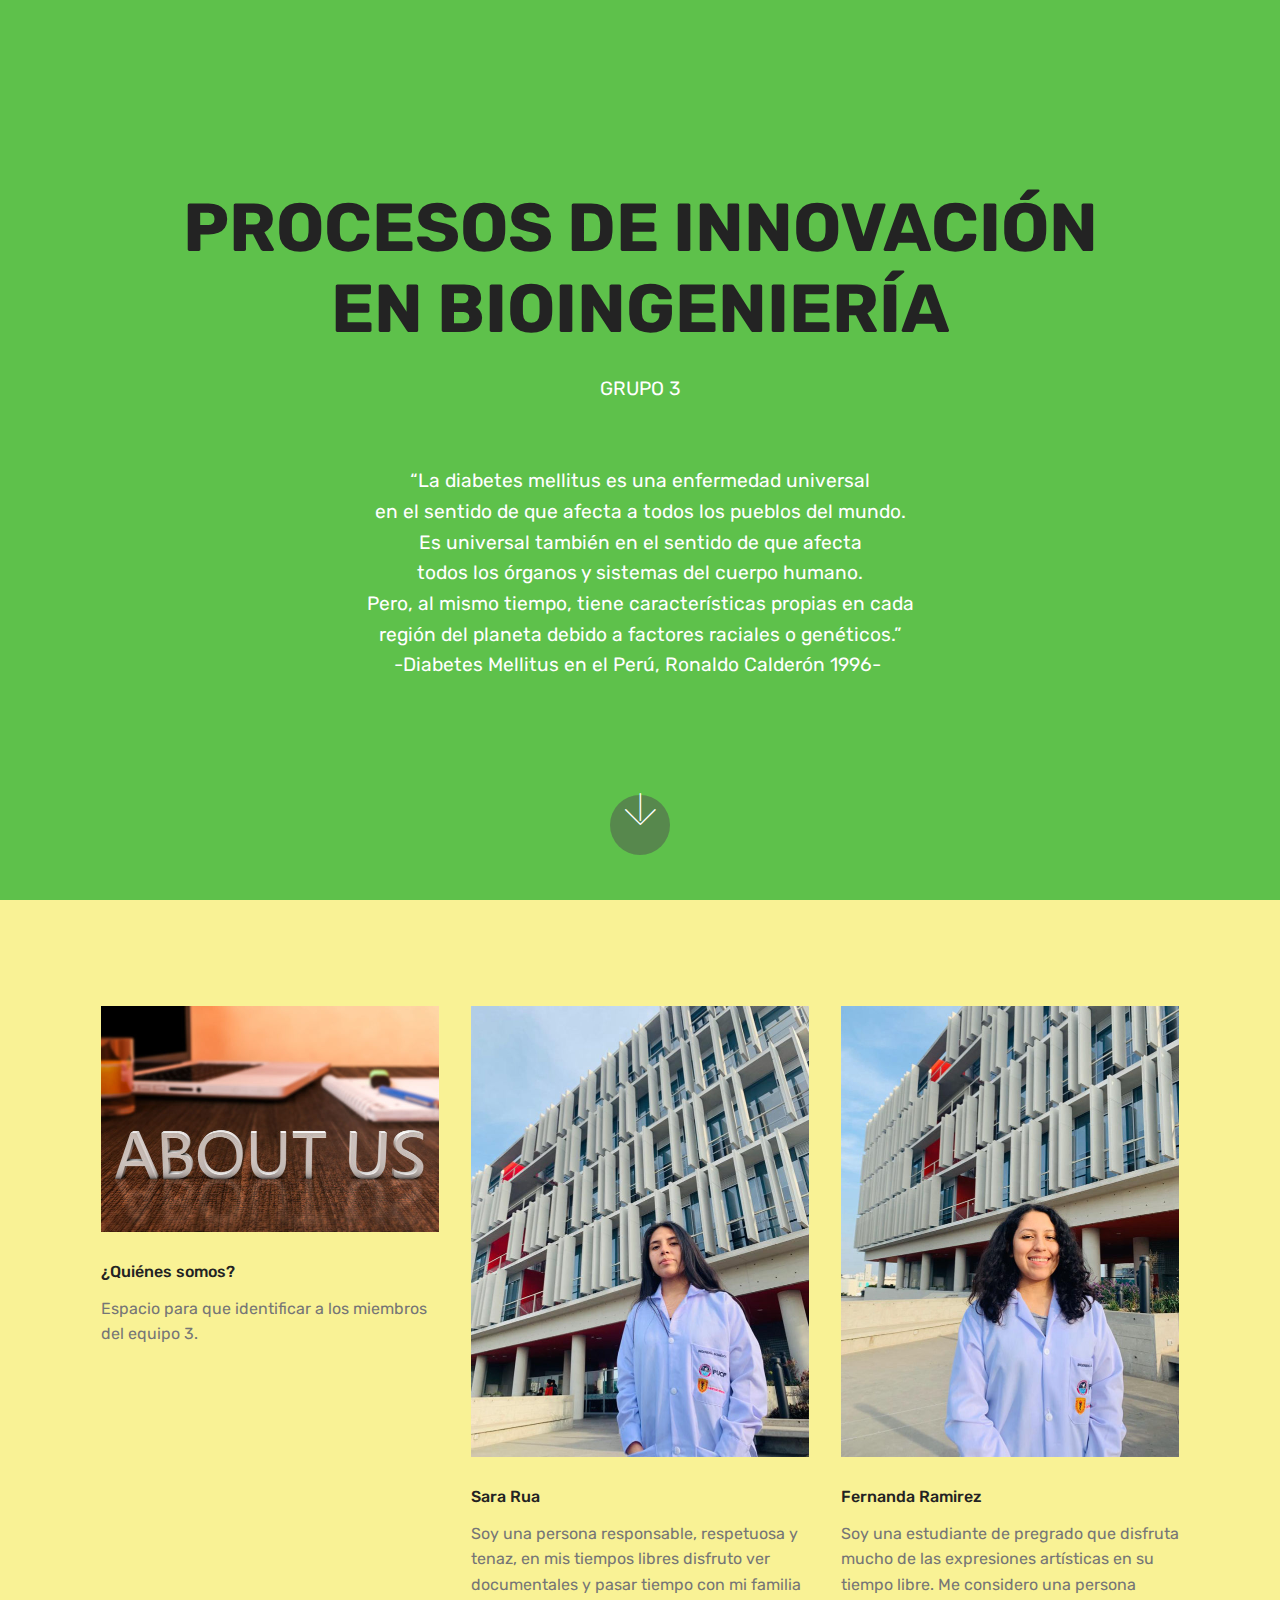
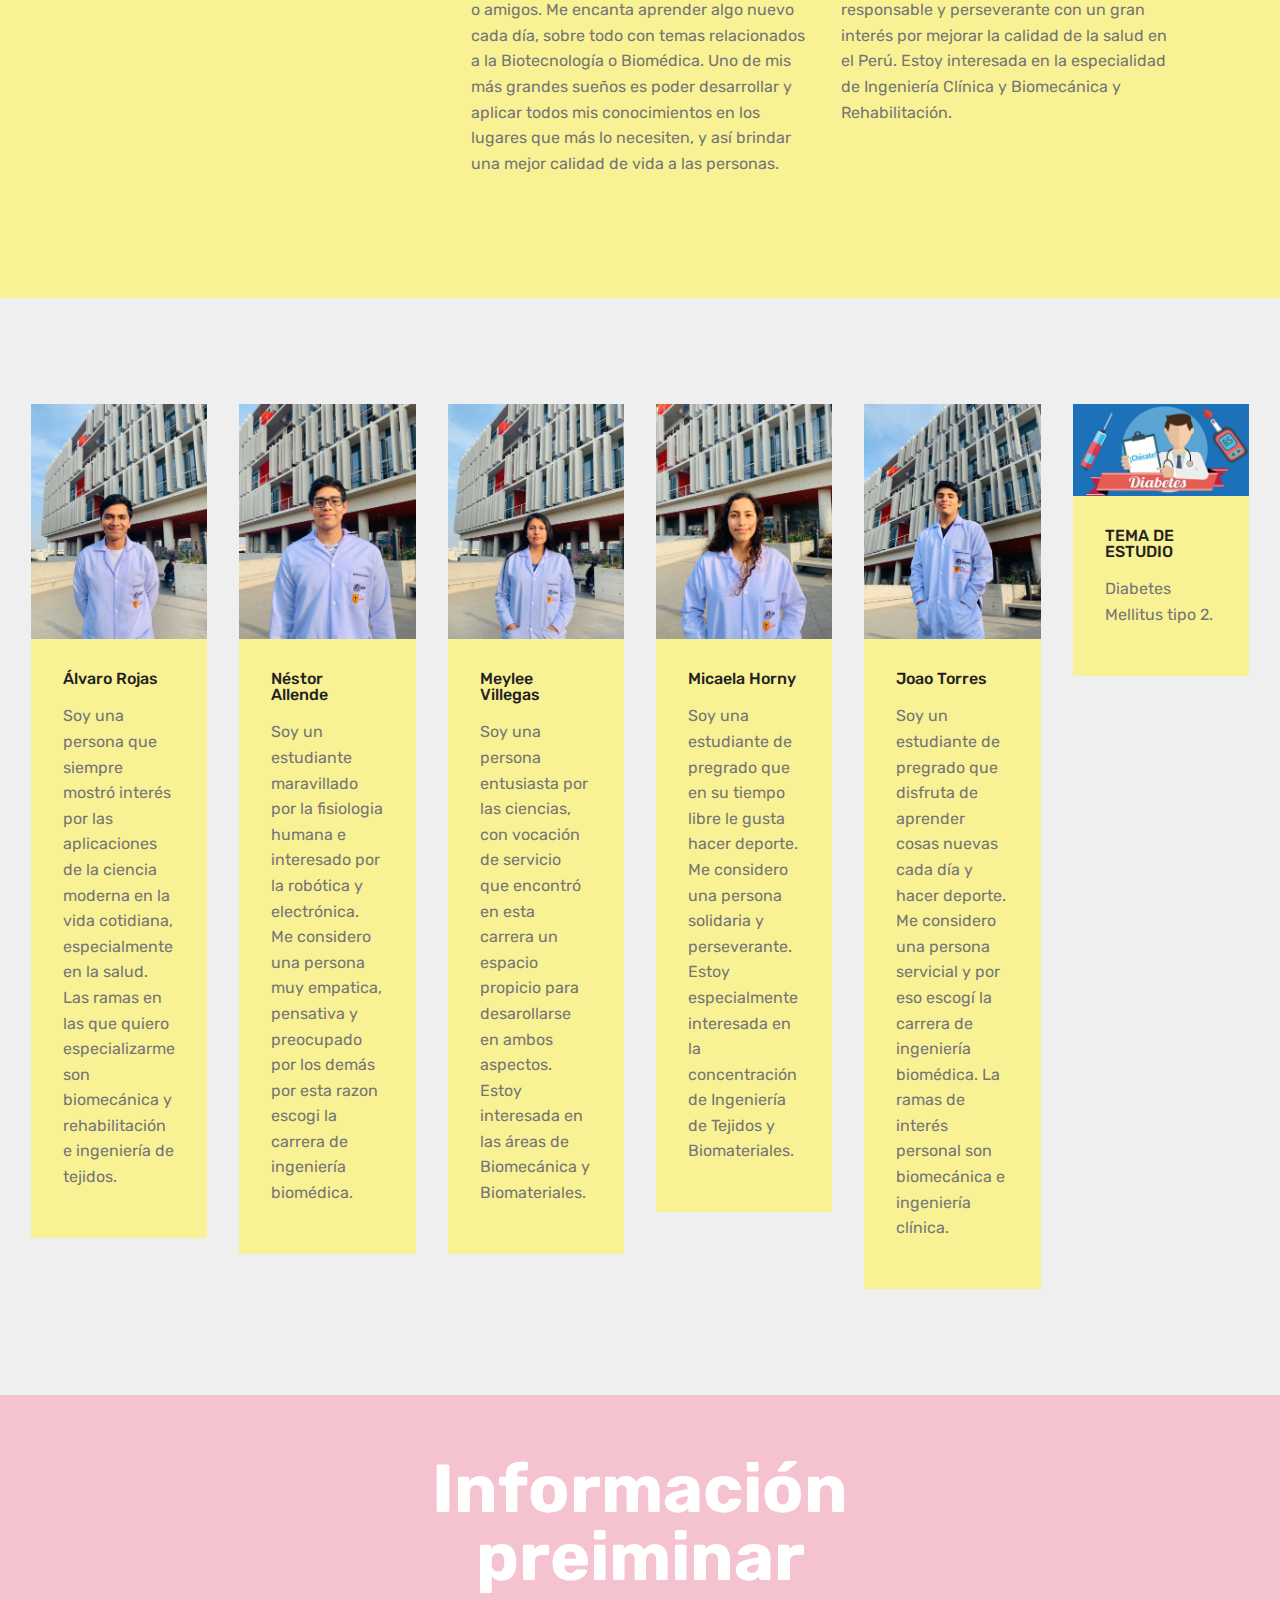
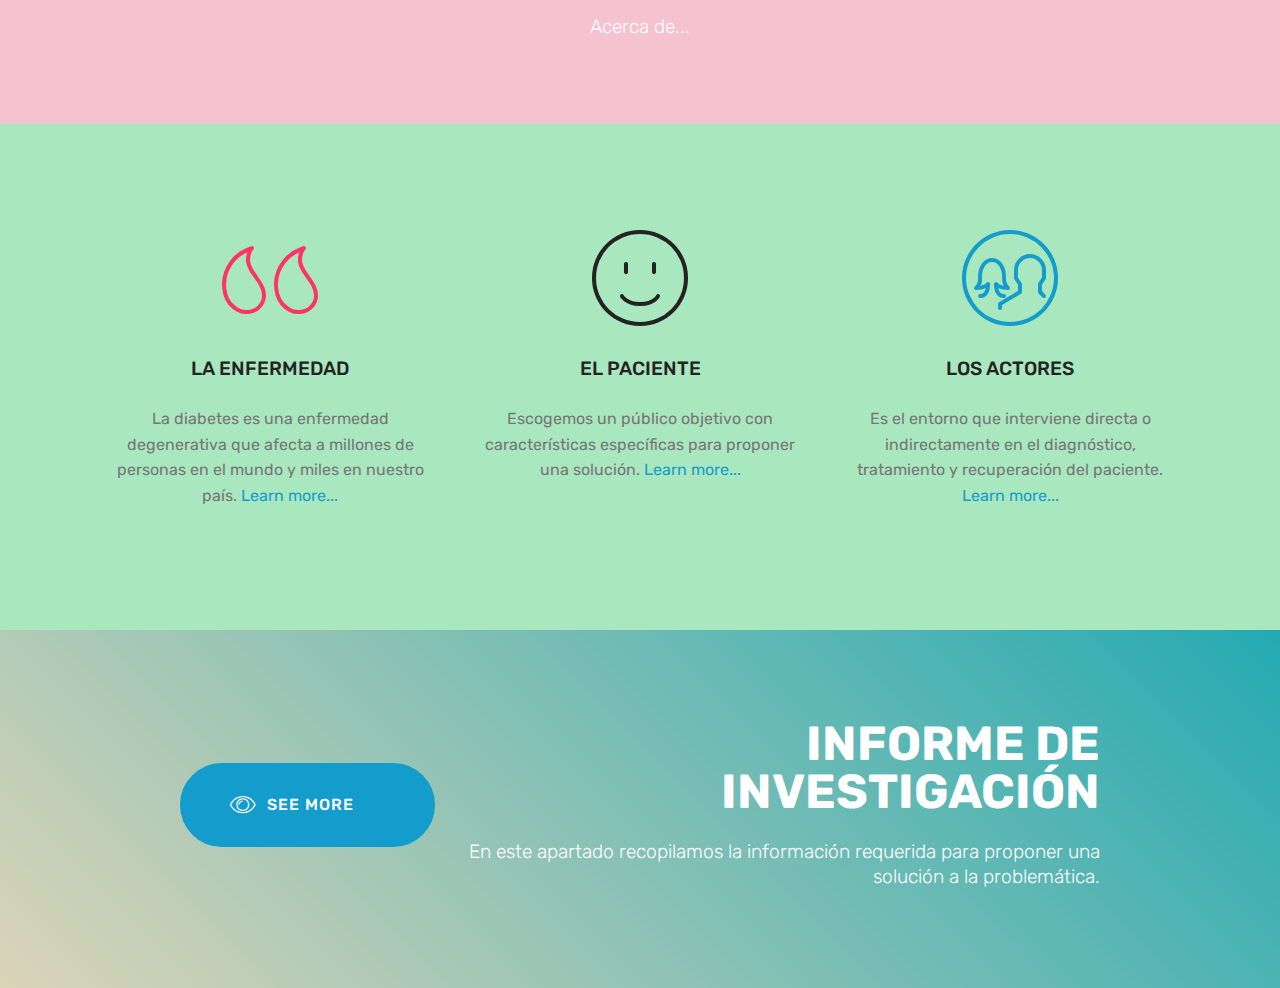
<file: index.html>
<!DOCTYPE html>
<html  >
<head>
  <!-- Site made with Mobirise Website Builder v4.11.2, https://mobirise.com -->
  <meta charset="UTF-8">
  <meta http-equiv="X-UA-Compatible" content="IE=edge">
  <meta name="generator" content="Mobirise v4.11.2, mobirise.com">
  <meta name="viewport" content="width=device-width, initial-scale=1, minimum-scale=1">
  <link rel="shortcut icon" href="assets/images/logo4.png" type="image/x-icon">
  <meta name="description" content="">
  
  <title>Home</title>
  <link rel="stylesheet" href="assets/web/assets/mobirise-icons/mobirise-icons.css">
  <link rel="stylesheet" href="assets/bootstrap/css/bootstrap.min.css">
  <link rel="stylesheet" href="assets/bootstrap/css/bootstrap-grid.min.css">
  <link rel="stylesheet" href="assets/bootstrap/css/bootstrap-reboot.min.css">
  <link rel="stylesheet" href="assets/tether/tether.min.css">
  <link rel="stylesheet" href="assets/theme/css/style.css">
  <link rel="preload" as="style" href="assets/mobirise/css/mbr-additional.css"><link rel="stylesheet" href="assets/mobirise/css/mbr-additional.css" type="text/css">
  
  
  
</head>
<body>
  <section class="cid-rJaUv0dtwy mbr-fullscreen" id="header2-0">

    

    

    <div class="container align-center">
        <div class="row justify-content-md-center">
            <div class="mbr-white col-md-10">
                <h1 class="mbr-section-title mbr-bold pb-3 mbr-fonts-style display-1">PROCESOS DE INNOVACIÓN EN BIOINGENIERÍA</h1>
                
                <p class="mbr-text pb-3 mbr-fonts-style display-5">GRUPO 3
<br>
<br>
<br>“La diabetes mellitus es una enfermedad universal 
<br>en el sentido de que afecta a todos los pueblos del mundo. 
<br>Es universal también en el sentido de que afecta 
<br>todos los órganos y sistemas del cuerpo humano. 
<br>Pero, al mismo tiempo, tiene características propias en cada 
<br>región del planeta debido a factores raciales o genéticos.” 
<br>-Diabetes Mellitus en el Perú, Ronaldo Calderón 1996-&nbsp;</p>
                
            </div>
        </div>
    </div>
    <div class="mbr-arrow hidden-sm-down" aria-hidden="true">
        <a href="#next">
            <i class="mbri-down mbr-iconfont"></i>
        </a>
    </div>
</section>

<section class="engine"><a href="https://mobirise.info">Mobirise</a></section><section class="features2 cid-rJaVrSTw7m" id="features2-2">

    

    
    
    <div class="container">
        <div class="media-container-row">
            <div class="card p-3 col-12 col-md-6 col-lg-4">
                <div class="card-wrapper">
                    <div class="card-img">
                        <img src="assets/images/shutterstock-258283535-676x451.jpg" alt="Mobirise" title="">
                    </div>
                    <div class="card-box">
                        <h4 class="card-title pb-3 mbr-fonts-style display-7">¿Quiénes somos?</h4>
                        <p class="mbr-text mbr-fonts-style display-7">Espacio para que identificar a los miembros del equipo 3.</p>
                    </div>
                </div>
            </div>

            <div class="card p-3 col-12 col-md-6 col-lg-4">
                <div class="card-wrapper">
                    <div class="card-img">
                        <img src="assets/images/1cb8ee1c-3ef9-40fa-bf9f-b987a716ef72-676x901.jpg" alt="Mobirise" title="">
                    </div>
                    <div class="card-box ">
                        <h4 class="card-title pb-3 mbr-fonts-style display-7">Sara Rua</h4>
                        <p class="mbr-text mbr-fonts-style display-7">Soy una persona responsable, respetuosa y tenaz, en mis tiempos libres disfruto ver documentales y pasar tiempo con mi familia o amigos. Me encanta aprender algo nuevo cada día, sobre todo con temas relacionados a la Biotecnología o Biomédica. Uno de mis más grandes sueños es poder desarrollar y aplicar todos mis conocimientos en los lugares que más lo necesiten, y así brindar una mejor calidad de vida a las personas.</p>
                    </div>
                </div>
            </div>

            <div class="card p-3 col-12 col-md-6 col-lg-4">
                <div class="card-wrapper">
                    <div class="card-img">
                        <img src="assets/images/5c3beb83-803e-46f8-964d-57511796bce3-676x901.jpg" alt="Mobirise" title="">
                    </div>
                    <div class="card-box">
                        <h4 class="card-title pb-3 mbr-fonts-style display-7">Fernanda Ramirez</h4>
                        <p class="mbr-text mbr-fonts-style display-7">Soy una estudiante de pregrado que disfruta mucho de las expresiones artísticas en su tiempo libre. Me considero una persona responsable y perseverante con un gran interés por mejorar la calidad de la salud en el Perú. Estoy interesada en la especialidad de Ingeniería Clínica y Biomecánica y Rehabilitación.<br><br></p>
                    </div>
                </div>
            </div>

            
        </div>
    </div>
</section>

<section class="features17 cid-rJaVqGHVP9" id="features17-1">
    
    

    
    <div class="container-fluid">
        <div class="media-container-row">
            <div class="card p-3 col-12 col-md-6 col-lg-2">
                <div class="card-wrapper">
                    <div class="card-img">
                        <img src="assets/images/53474aac-7ab9-495a-9113-287aaa90eff1-376x501.jpg" alt="Mobirise" title="">
                    </div>
                    <div class="card-box">
                        <h4 class="card-title pb-3 mbr-fonts-style display-7">Álvaro Rojas</h4>
                        <p class="mbr-text mbr-fonts-style display-7">Soy una persona que siempre mostró interés por las aplicaciones de la ciencia moderna en la vida cotidiana, especialmente en la salud. Las ramas en las que quiero especializarme son biomecánica y rehabilitación e ingeniería de tejidos.&nbsp;</p>
                    </div>
                </div>
            </div>

            <div class="card p-3 col-12 col-md-6 col-lg-2">
                <div class="card-wrapper">
                    <div class="card-img">
                        <img src="assets/images/4b0af277-ad22-479b-b64b-e04fec0040b1-376x501.jpg" alt="Mobirise" title="">
                    </div>
                    <div class="card-box">
                        <h4 class="card-title pb-3 mbr-fonts-style display-7">Néstor Allende</h4>
                        <p class="mbr-text mbr-fonts-style display-7">Soy un estudiante maravillado por la fisiologia humana e interesado por la robótica y electrónica. Me considero una persona muy empatica, pensativa y preocupado por los demás por esta razon escogi la carrera de ingeniería biomédica.</p>
                    </div>
                </div>
            </div>

            <div class="card p-3 col-12 col-md-6 col-lg-2">
                <div class="card-wrapper">
                    <div class="card-img">
                        <img src="assets/images/b699719a-0075-40f8-ad6b-76003f9dee3b-376x501.jpg" alt="Mobirise" title="">
                    </div>
                    <div class="card-box">
                        <h4 class="card-title pb-3 mbr-fonts-style display-7">Meylee Villegas</h4>
                        <p class="mbr-text mbr-fonts-style display-7">Soy una persona entusiasta por las ciencias, con vocación de servicio que encontró en esta carrera un espacio propicio para desarollarse en ambos aspectos. Estoy interesada en las áreas de Biomecánica y Biomateriales.</p>
                    </div>
                </div>
            </div>

            <div class="card p-3 col-12 col-md-6 col-lg-2">
                <div class="card-wrapper">
                    <div class="card-img">
                        <img src="assets/images/bab9bb94-12f1-4bc6-b775-156fc5ed43fc-376x501.jpg" alt="Mobirise" title="">
                    </div>
                    <div class="card-box">
                        <h4 class="card-title pb-3 mbr-fonts-style display-7">Micaela Horny</h4>
                        <p class="mbr-text mbr-fonts-style display-7">Soy una estudiante de pregrado que en su tiempo libre le gusta hacer deporte. Me considero una persona solidaria y perseverante. Estoy especialmente interesada en la concentración de Ingeniería de Tejidos y Biomateriales.</p>
                    </div>
                </div>
            </div>
            <div class="card p-3 col-12 col-md-6 col-lg-2">
                <div class="card-wrapper">
                    <div class="card-img">
                        <img src="assets/images/d2b1d205-e198-4993-b79f-d6925006dd3d-376x501.jpg" alt="Mobirise" title="">
                    </div>
                    <div class="card-box">
                        <h4 class="card-title pb-3 mbr-fonts-style display-7">
                            Joao Torres</h4>
                        <p class="mbr-text mbr-fonts-style display-7">Soy un estudiante de pregrado que disfruta de aprender cosas nuevas cada día y hacer deporte. Me considero una persona servicial y por eso escogí la carrera de ingeniería biomédica. La ramas de interés personal son biomecánica e ingeniería clínica.</p>
                    </div>
                </div>
            </div>
            <div class="card p-3 col-12 col-md-6 col-lg-2">
                <div class="card-wrapper">
                    <div class="card-img">
                        <img src="assets/images/08-08-17-portada-diabetes-gh-376x196.jpg" alt="Mobirise" title="">
                    </div>
                    <div class="card-box">
                        <h4 class="card-title pb-3 mbr-fonts-style display-7">TEMA DE ESTUDIO</h4>
                        <p class="mbr-text mbr-fonts-style display-7">Diabetes Mellitus tipo 2.</p>
                    </div>
                </div>
            </div>
        </div>
    </div>
</section>

<section class="mbr-section content5 cid-rJaYjDESNK mbr-parallax-background" id="content5-5">

    

    <div class="mbr-overlay" style="opacity: 0.4; background-color: rgb(255, 127, 159);">
    </div>

    <div class="container">
        <div class="media-container-row">
            <div class="title col-12 col-md-8">
                <h2 class="align-center mbr-bold mbr-white pb-3 mbr-fonts-style display-1">Información preiminar</h2>
                <h3 class="mbr-section-subtitle align-center mbr-light mbr-white pb-3 mbr-fonts-style display-5">Acerca de...</h3>
                
                
            </div>
        </div>
    </div>
</section>

<section class="features1 cid-rJaYgOhOlD" id="features1-4">
    
    

    
    <div class="container">
        <div class="media-container-row">

            <div class="card p-3 col-12 col-md-6 col-lg-4">
                <div class="card-img pb-3">
                    <span class="mbr-iconfont mbri-quote-left" style="color: rgb(255, 51, 102); fill: rgb(255, 51, 102);"></span>
                </div>
                <div class="card-box">
                    <h4 class="card-title py-3 mbr-fonts-style display-5">LA ENFERMEDAD</h4>
                    <p class="mbr-text mbr-fonts-style display-7">La diabetes es una enfermedad degenerativa que afecta a millones de personas en el mundo y miles en nuestro país. <a href="page4.html">Learn more...</a></p>
                </div>
            </div>

            <div class="card p-3 col-12 col-md-6 col-lg-4">
                <div class="card-img pb-3">
                    <span class="mbr-iconfont mbri-smile-face" style="color: rgb(35, 35, 35); fill: rgb(35, 35, 35);"></span>
                </div>
                <div class="card-box">
                    <h4 class="card-title py-3 mbr-fonts-style display-5">EL PACIENTE</h4>
                    <p class="mbr-text mbr-fonts-style display-7">Escogemos un público objetivo con características específicas para proponer una solución. <a href="page3.html">Learn more...</a></p>
                </div>
            </div>

            <div class="card p-3 col-12 col-md-6 col-lg-4">
                <div class="card-img pb-3">
                    <span class="mbr-iconfont mbri-users"></span>
                </div>
                <div class="card-box">
                    <h4 class="card-title py-3 mbr-fonts-style display-5">LOS ACTORES</h4>
                    <p class="mbr-text mbr-fonts-style display-7">Es el entorno que interviene directa o indirectamente en el diagnóstico, tratamiento y recuperación del paciente. <a href="page2.html">Learn more...</a></p>
                </div>
            </div>

            

        </div>

    </div>

</section>

<section class="mbr-section info2 cid-rJaZNE3yW4" id="info2-6">

    

    

    <div class="container">
        <div class="row main justify-content-center">
            <div class="media-container-column col-12 col-lg-3 col-md-4">
                <div class="mbr-section-btn align-left py-4"><a class="btn btn-primary display-4" href="page1.html">
                    <span class="mbri-preview mbr-iconfont"></span>
                    <br>SEE MORE &nbsp; &nbsp; &nbsp; &nbsp; &nbsp; &nbsp; &nbsp; &nbsp; &nbsp; &nbsp;&nbsp;</a></div>
            </div>
            <div class="media-container-column title col-12 col-lg-7 col-md-6">
                <h2 class="align-right mbr-bold mbr-white pb-3 mbr-fonts-style display-2">INFORME DE INVESTIGACIÓN</h2>
                <h3 class="mbr-section-subtitle align-right mbr-light mbr-white mbr-fonts-style display-5">En este apartado recopilamos la información requerida para proponer una solución a la problemática.</h3>
            </div>
        </div>
    </div>
</section>


  <script src="assets/web/assets/jquery/jquery.min.js"></script>
  <script src="assets/popper/popper.min.js"></script>
  <script src="assets/bootstrap/js/bootstrap.min.js"></script>
  <script src="assets/tether/tether.min.js"></script>
  <script src="assets/smoothscroll/smooth-scroll.js"></script>
  <script src="assets/parallax/jarallax.min.js"></script>
  <script src="assets/theme/js/script.js"></script>
  
  
</body>
</html>
</file>
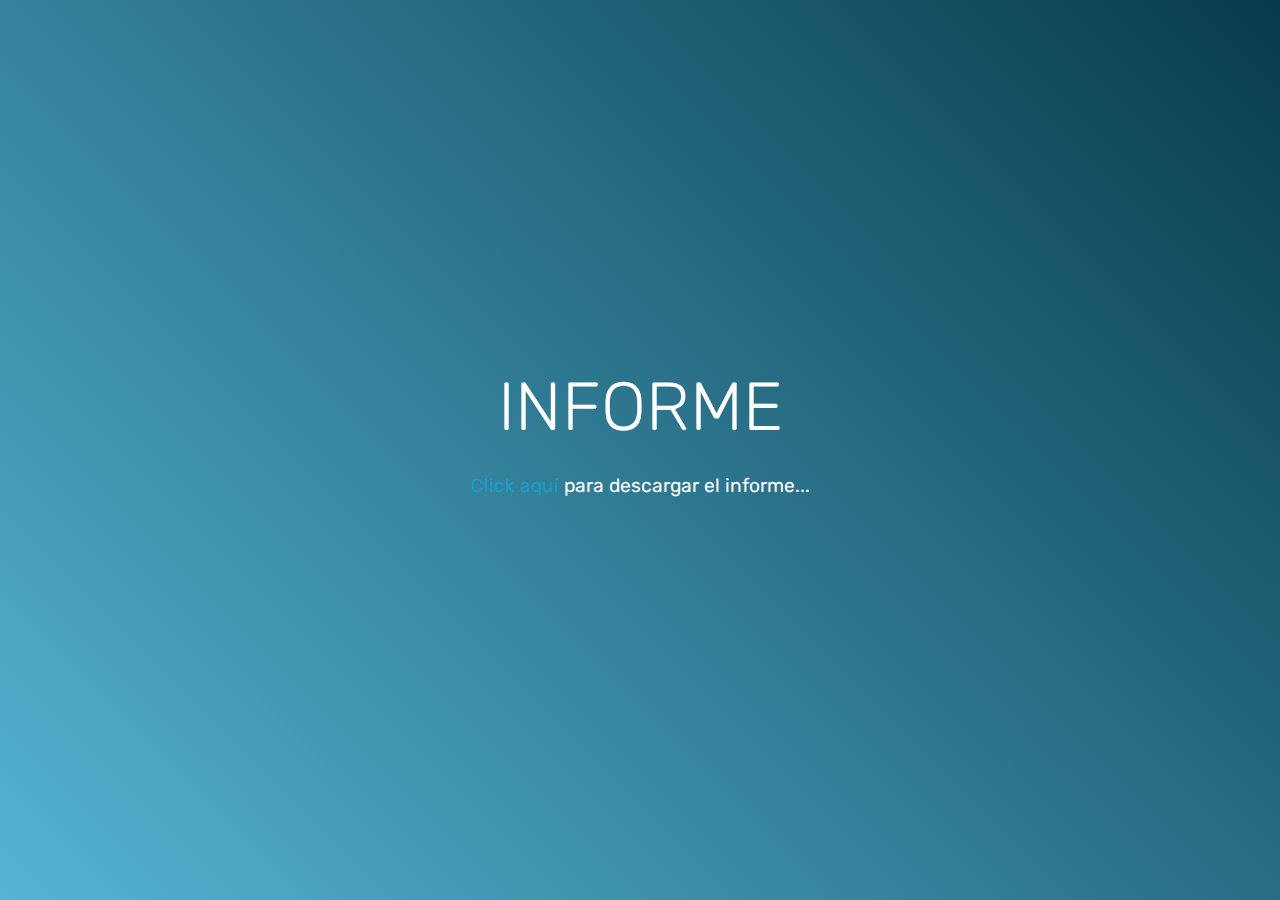
<file: page1.html>
<!DOCTYPE html>
<html  >
<head>
  <!-- Site made with Mobirise Website Builder v4.11.2, https://mobirise.com -->
  <meta charset="UTF-8">
  <meta http-equiv="X-UA-Compatible" content="IE=edge">
  <meta name="generator" content="Mobirise v4.11.2, mobirise.com">
  <meta name="viewport" content="width=device-width, initial-scale=1, minimum-scale=1">
  <link rel="shortcut icon" href="assets/images/logo4.png" type="image/x-icon">
  <meta name="description" content="Web Page Generator Description">
  
  <title>INFORME</title>
  <link rel="stylesheet" href="assets/web/assets/mobirise-icons/mobirise-icons.css">
  <link rel="stylesheet" href="assets/bootstrap/css/bootstrap.min.css">
  <link rel="stylesheet" href="assets/bootstrap/css/bootstrap-grid.min.css">
  <link rel="stylesheet" href="assets/bootstrap/css/bootstrap-reboot.min.css">
  <link rel="stylesheet" href="assets/tether/tether.min.css">
  <link rel="stylesheet" href="assets/theme/css/style.css">
  <link rel="preload" as="style" href="assets/mobirise/css/mbr-additional.css"><link rel="stylesheet" href="assets/mobirise/css/mbr-additional.css" type="text/css">
  
  
  
</head>
<body>
  <section class="header5 cid-rJb4qXmwra mbr-fullscreen" id="header5-j">

    

    
    <div class="container">
        <div class="row justify-content-center">
            <div class="mbr-white col-md-10">
                <h1 class="mbr-section-title align-center pb-3 mbr-fonts-style display-1">INFORME</h1>
                <p class="mbr-text align-center display-5 pb-3 mbr-fonts-style"><a href="assets/files/_INFORME%20DE%20INVESTIGACI%C3%93N-PROC.%20INNV..pdf" target="_blank">Click aquí</a> para descargar el informe...</p>
                
            </div>
        </div>
    </div>

    
</section>


  <section class="engine"><a href="https://mobirise.info/o">portfolio website templates</a></section><script src="assets/web/assets/jquery/jquery.min.js"></script>
  <script src="assets/popper/popper.min.js"></script>
  <script src="assets/bootstrap/js/bootstrap.min.js"></script>
  <script src="assets/tether/tether.min.js"></script>
  <script src="assets/smoothscroll/smooth-scroll.js"></script>
  <script src="assets/theme/js/script.js"></script>
  
  
</body>
</html>
</file>
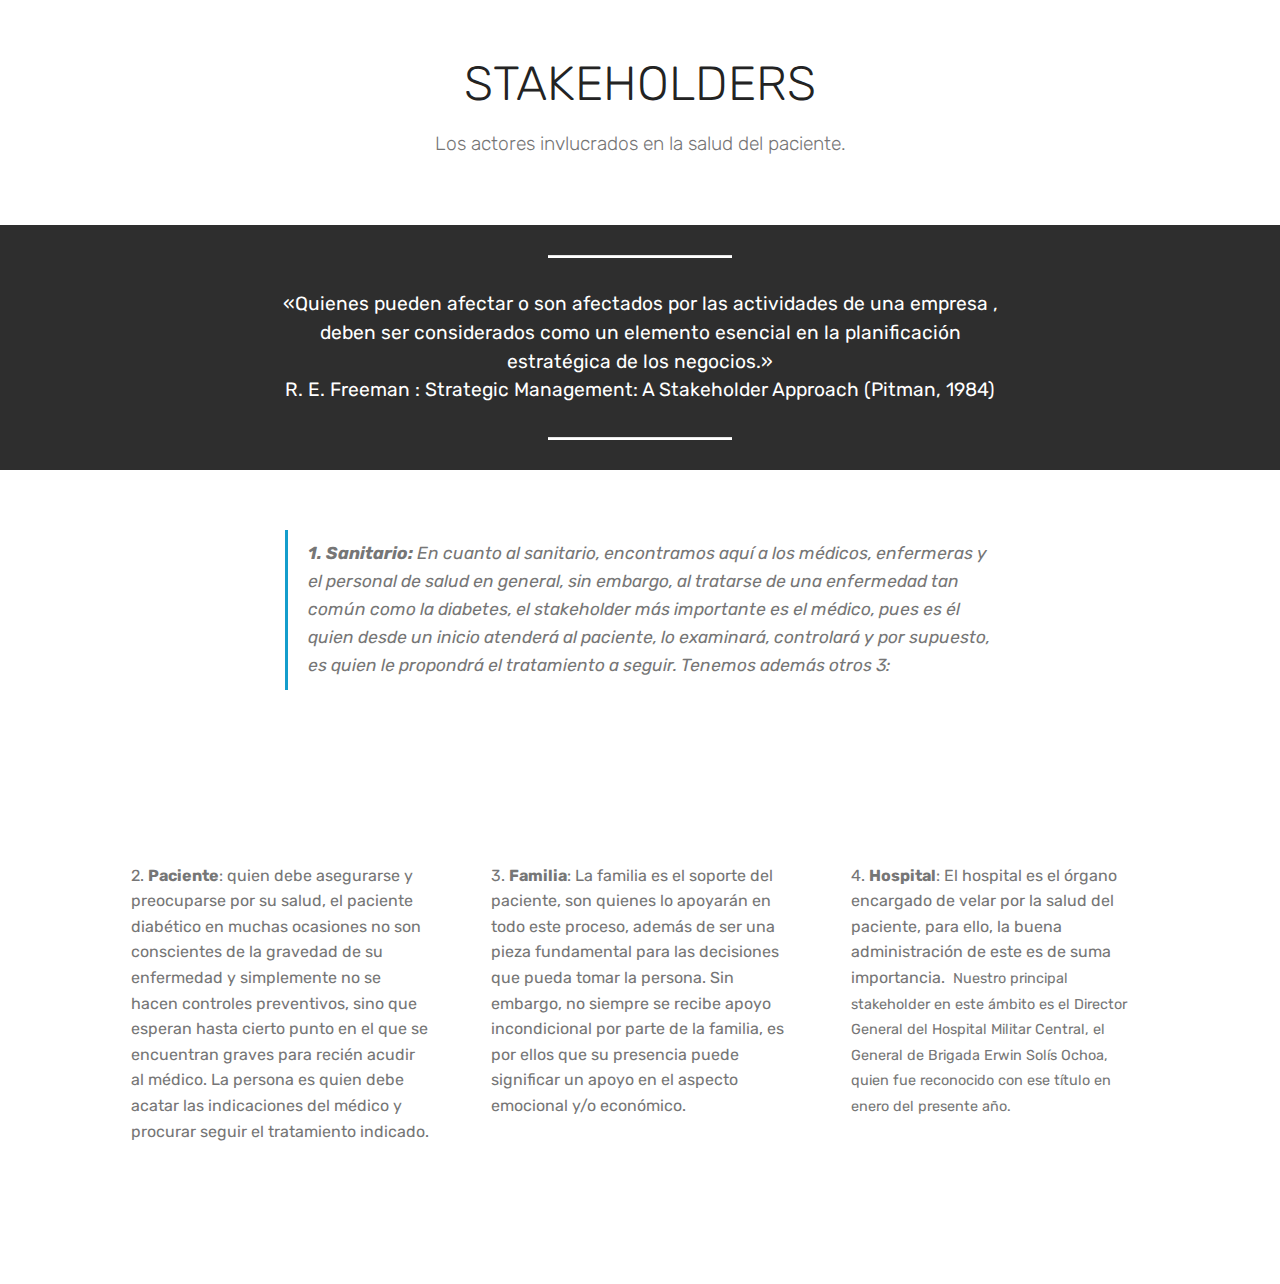
<file: page2.html>
<!DOCTYPE html>
<html  >
<head>
  <!-- Site made with Mobirise Website Builder v4.11.2, https://mobirise.com -->
  <meta charset="UTF-8">
  <meta http-equiv="X-UA-Compatible" content="IE=edge">
  <meta name="generator" content="Mobirise v4.11.2, mobirise.com">
  <meta name="viewport" content="width=device-width, initial-scale=1, minimum-scale=1">
  <link rel="shortcut icon" href="assets/images/logo4.png" type="image/x-icon">
  <meta name="description" content="Web Builder Description">
  
  <title>STAKEHOLDERS</title>
  <link rel="stylesheet" href="assets/bootstrap/css/bootstrap.min.css">
  <link rel="stylesheet" href="assets/bootstrap/css/bootstrap-grid.min.css">
  <link rel="stylesheet" href="assets/bootstrap/css/bootstrap-reboot.min.css">
  <link rel="stylesheet" href="assets/tether/tether.min.css">
  <link rel="stylesheet" href="assets/theme/css/style.css">
  <link rel="preload" as="style" href="assets/mobirise/css/mbr-additional.css"><link rel="stylesheet" href="assets/mobirise/css/mbr-additional.css" type="text/css">
  
  
  
</head>
<body>
  <section class="mbr-section content4 cid-rJb3BiS719" id="content4-d">

    

    <div class="container">
        <div class="media-container-row">
            <div class="title col-12 col-md-8">
                <h2 class="align-center pb-3 mbr-fonts-style display-2">STAKEHOLDERS</h2>
                <h3 class="mbr-section-subtitle align-center mbr-light mbr-fonts-style display-5">Los actores invlucrados en la salud del paciente.</h3>
                
            </div>
        </div>
    </div>
</section>

<section class="engine"><a href="https://mobirise.info/r">free bootstrap templates</a></section><section class="mbr-section article content10 cid-rJb3C2P4go" id="content10-e">
    
     

    <div class="container">
        <div class="inner-container" style="width: 66%;">
            <hr class="line" style="width: 25%;">
            <div class="section-text align-center mbr-white mbr-fonts-style display-5">«Quienes pueden afectar o son afectados por las actividades de una empresa , deben ser considerados como un elemento esencial en la planificación estratégica de los negocios.»<br>R. E. Freeman : Strategic Management: A Stakeholder Approach (Pitman, 1984)</div>
            <hr class="line" style="width: 25%;">
        </div>
    </div>
</section>

<section class="mbr-section article content1 cid-rJb3ClxOd7" id="content2-f">

     

    <div class="container">
        <div class="media-container-row">
            <div class="mbr-text col-12 col-md-8 mbr-fonts-style display-7">
                <blockquote><strong>1. Sanitario:</strong>&nbsp;En cuanto al sanitario, encontramos aquí a los médicos, enfermeras y el personal de salud en general, sin embargo, al tratarse de una enfermedad tan común como la diabetes, el stakeholder más importante es el médico, pues es él quien desde un inicio atenderá al paciente, lo examinará, controlará y por supuesto, es quien le propondrá el tratamiento a seguir. Tenemos además otros 3:</blockquote>
            </div>
        </div>
    </div>
</section>

<section class="mbr-section article content14 cid-rJb3CBXuR1" id="content14-g">
      
     

    <div class="container">
        <div class="media-container-row">
            <div class="row col-12 col-md-12">
                <div class="col-12 mbr-text mbr-fonts-style col-md-4 display-7">
                     <p class="p-3">2. <strong>Paciente</strong>: quien debe asegurarse y preocuparse por su salud, el paciente diabético en muchas ocasiones no son conscientes de la gravedad de su enfermedad y simplemente no se hacen controles preventivos, sino que esperan hasta cierto punto en el que se encuentran graves para recién acudir al médico. La persona es quien debe acatar las indicaciones del médico y procurar seguir el tratamiento indicado.</p>
                </div>
                <div class="col-12 mbr-text mbr-fonts-style display-7 col-md-4">
                     <p class="p-3">3. <strong>Familia</strong>: La familia es el soporte del paciente, son quienes lo apoyarán en todo este proceso, además de ser una pieza fundamental para las decisiones que pueda tomar la persona. Sin embargo, no siempre se recibe apoyo incondicional por parte de la familia, es por ellos que  su presencia puede significar un apoyo en el aspecto emocional y/o económico.</p>
                </div>
                <div class="col-12 col-md-4 mbr-text mbr-fonts-style display-7">
                     <p class="p-3">4. <strong>Hospital</strong>: El hospital es el órgano encargado de velar por la salud del paciente, para ello, la buena administración de este es de suma importancia.
&nbsp;<span style="font-size: 0.9rem;">Nuestro principal stakeholder en este ámbito es el Director General del Hospital Militar Central, el General de Brigada Erwin Solís Ochoa, quien fue reconocido con ese título en enero del presente año.&nbsp;</span></p><p class="p-3"><br></p>
                </div>
            </div>
        </div>
    </div>
</section>


  <script src="assets/web/assets/jquery/jquery.min.js"></script>
  <script src="assets/popper/popper.min.js"></script>
  <script src="assets/bootstrap/js/bootstrap.min.js"></script>
  <script src="assets/tether/tether.min.js"></script>
  <script src="assets/smoothscroll/smooth-scroll.js"></script>
  <script src="assets/theme/js/script.js"></script>
  
  
</body>
</html>
</file>
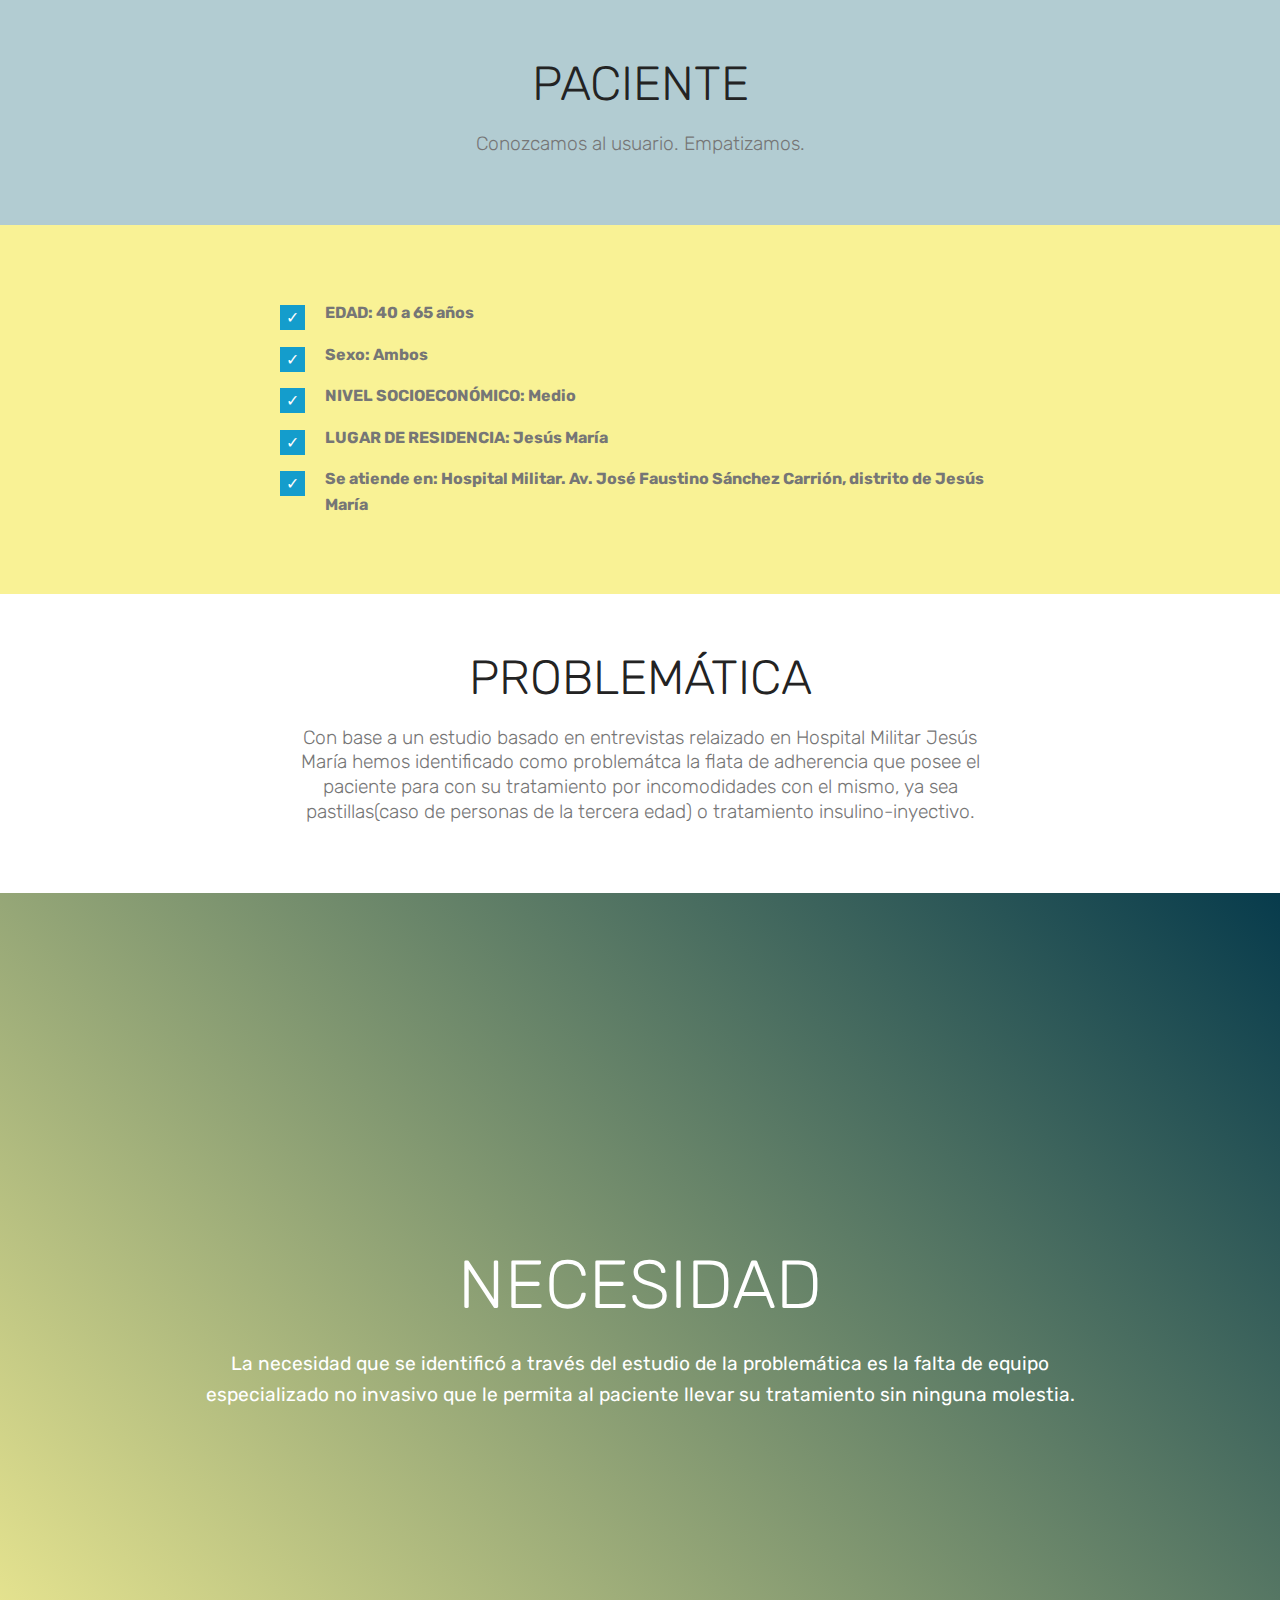
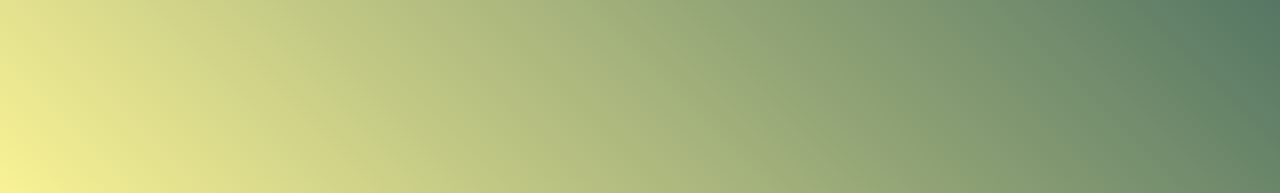
<file: page3.html>
<!DOCTYPE html>
<html  >
<head>
  <!-- Site made with Mobirise Website Builder v4.11.2, https://mobirise.com -->
  <meta charset="UTF-8">
  <meta http-equiv="X-UA-Compatible" content="IE=edge">
  <meta name="generator" content="Mobirise v4.11.2, mobirise.com">
  <meta name="viewport" content="width=device-width, initial-scale=1, minimum-scale=1">
  <link rel="shortcut icon" href="assets/images/logo4.png" type="image/x-icon">
  <meta name="description" content="Website Creator Description">
  
  <title>PACIENTE</title>
  <link rel="stylesheet" href="assets/web/assets/mobirise-icons/mobirise-icons.css">
  <link rel="stylesheet" href="assets/bootstrap/css/bootstrap.min.css">
  <link rel="stylesheet" href="assets/bootstrap/css/bootstrap-grid.min.css">
  <link rel="stylesheet" href="assets/bootstrap/css/bootstrap-reboot.min.css">
  <link rel="stylesheet" href="assets/tether/tether.min.css">
  <link rel="stylesheet" href="assets/theme/css/style.css">
  <link rel="preload" as="style" href="assets/mobirise/css/mbr-additional.css"><link rel="stylesheet" href="assets/mobirise/css/mbr-additional.css" type="text/css">
  
  
  
</head>
<body>
  <section class="mbr-section content4 cid-rJb3ddMvLM" id="content4-a">

    

    <div class="container">
        <div class="media-container-row">
            <div class="title col-12 col-md-8">
                <h2 class="align-center pb-3 mbr-fonts-style display-2">PACIENTE</h2>
                <h3 class="mbr-section-subtitle align-center mbr-light mbr-fonts-style display-5">Conozcamos al usuario. Empatizamos.</h3>
                
            </div>
        </div>
    </div>
</section>

<section class="engine"><a href="https://mobirise.info/x">free css templates</a></section><section class="mbr-section article content12 cid-rJb3dDD5t9" id="content12-b">
     

    <div class="container">
        <div class="media-container-row">
            <div class="mbr-text counter-container col-12 col-md-8 mbr-fonts-style display-7">
                <ul>
                    <li><strong>EDAD: 40 a 65 años</strong></li><li><strong>Sexo: Ambos</strong></li>
                    <li><strong>NIVEL SOCIOECONÓMICO: Medio</strong>&nbsp;</li>
                    <li><strong>LUGAR DE RESIDENCIA: Jesús María</strong></li><li><strong>Se atiende en: Hospital Militar. Av. José Faustino Sánchez Carrión, distrito de Jesús María</strong></li>
                </ul>
            </div>
        </div>
    </div>
</section>

<section class="mbr-section content4 cid-rJb5gHLrms" id="content4-k">

    

    <div class="container">
        <div class="media-container-row">
            <div class="title col-12 col-md-8">
                <h2 class="align-center pb-3 mbr-fonts-style display-2">PROBLEMÁTICA</h2>
                <h3 class="mbr-section-subtitle align-center mbr-light mbr-fonts-style display-5">Con base a un estudio basado en entrevistas relaizado en Hospital Militar Jesús María hemos identificado como problemátca la flata de adherencia que posee el paciente para con su tratamiento por incomodidades con el mismo, ya sea pastillas(caso de personas de la tercera edad) o tratamiento insulino-inyectivo.</h3>
                
            </div>
        </div>
    </div>
</section>

<section class="header5 cid-rJb3eaJqnx mbr-fullscreen" id="header5-c">

    

    
    <div class="container">
        <div class="row justify-content-center">
            <div class="mbr-white col-md-10">
                <h1 class="mbr-section-title align-center pb-3 mbr-fonts-style display-1">NECESIDAD</h1>
                <p class="mbr-text align-center display-5 pb-3 mbr-fonts-style">La necesidad que se identificó a través del estudio de la problemática es la falta de equipo especializado no invasivo que le permita al paciente llevar su tratamiento sin ninguna molestia.</p>
                
            </div>
        </div>
    </div>

    
</section>


  <script src="assets/web/assets/jquery/jquery.min.js"></script>
  <script src="assets/popper/popper.min.js"></script>
  <script src="assets/bootstrap/js/bootstrap.min.js"></script>
  <script src="assets/tether/tether.min.js"></script>
  <script src="assets/smoothscroll/smooth-scroll.js"></script>
  <script src="assets/theme/js/script.js"></script>
  
  
</body>
</html>
</file>
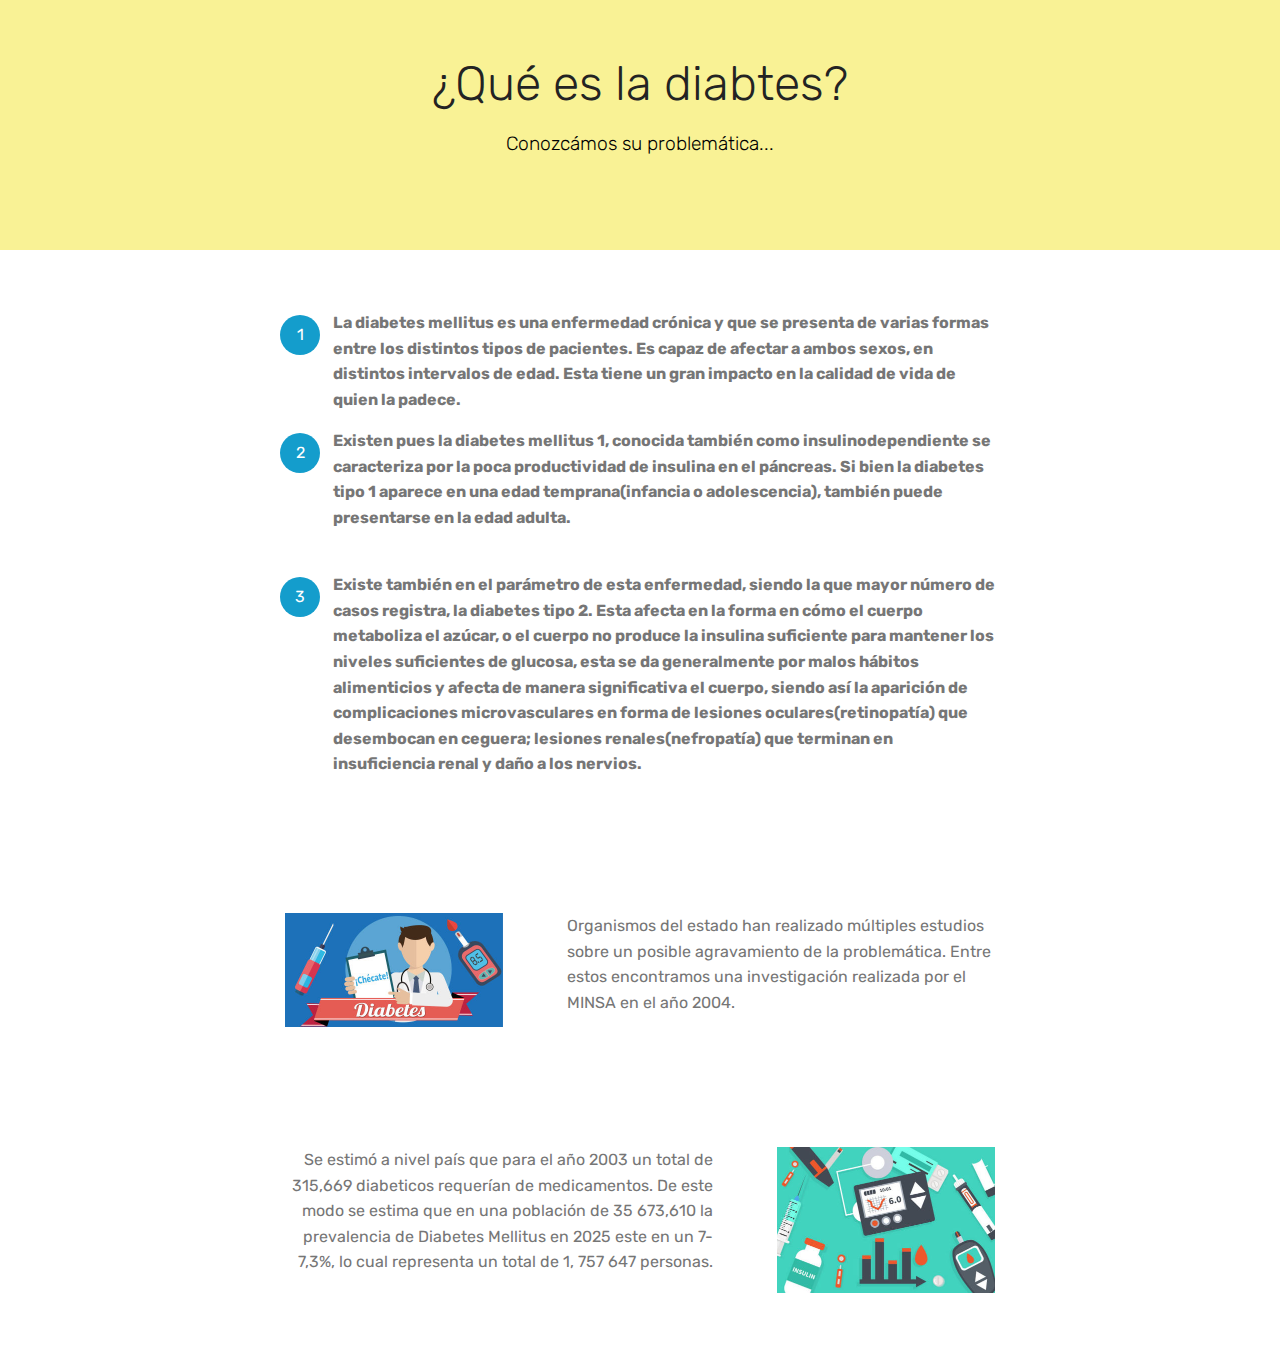
<file: page4.html>
<!DOCTYPE html>
<html  >
<head>
  <!-- Site made with Mobirise Website Builder v4.11.2, https://mobirise.com -->
  <meta charset="UTF-8">
  <meta http-equiv="X-UA-Compatible" content="IE=edge">
  <meta name="generator" content="Mobirise v4.11.2, mobirise.com">
  <meta name="viewport" content="width=device-width, initial-scale=1, minimum-scale=1">
  <link rel="shortcut icon" href="assets/images/logo4.png" type="image/x-icon">
  <meta name="description" content="Website Maker Description">
  
  <title>ENFERMEDAD</title>
  <link rel="stylesheet" href="assets/bootstrap/css/bootstrap.min.css">
  <link rel="stylesheet" href="assets/bootstrap/css/bootstrap-grid.min.css">
  <link rel="stylesheet" href="assets/bootstrap/css/bootstrap-reboot.min.css">
  <link rel="stylesheet" href="assets/tether/tether.min.css">
  <link rel="stylesheet" href="assets/theme/css/style.css">
  <link rel="preload" as="style" href="assets/mobirise/css/mbr-additional.css"><link rel="stylesheet" href="assets/mobirise/css/mbr-additional.css" type="text/css">
  
  
  
</head>
<body>
  <section class="mbr-section content4 cid-rJb35Nwuy9" id="content4-7">

    

    <div class="container">
        <div class="media-container-row">
            <div class="title col-12 col-md-8">
                <h2 class="align-center pb-3 mbr-fonts-style display-2">¿Qué es la diabtes?</h2>
                <h3 class="mbr-section-subtitle align-center mbr-light mbr-fonts-style display-5">Conozcámos su problemática...<br><br></h3>
                
            </div>
        </div>
    </div>
</section>

<section class="engine"><a href="https://mobirise.info/o">free portfolio website templates</a></section><section class="mbr-section article content11 cid-rJb36tPNef" id="content11-8">
     

    <div class="container">
        <div class="media-container-row">
            <div class="mbr-text counter-container col-12 col-md-8 mbr-fonts-style display-7">
                <ol>
                    <li><strong>La diabetes mellitus es una enfermedad crónica y que se presenta de varias formas entre los distintos tipos de pacientes. Es capaz de afectar a ambos sexos, en distintos intervalos de edad. Esta tiene un gran impacto en la calidad de vida de quien la padece.</strong></li><li><strong>Existen pues la diabetes mellitus 1, conocida también como insulinodependiente se caracteriza por la poca productividad de insulina en el páncreas. Si bien la diabetes tipo 1 aparece en una edad temprana(infancia o adolescencia), también puede presentarse en la edad adulta.<br></strong><br></li>
                    <li><strong>Existe también en el parámetro de esta enfermedad, siendo la que mayor número de casos registra, la diabetes tipo 2. Esta afecta en la forma en cómo el cuerpo metaboliza el azúcar, o el cuerpo no produce la insulina suficiente para mantener los niveles suficientes de glucosa, esta se da generalmente por malos hábitos alimenticios y afecta de manera significativa el cuerpo, siendo así la aparición de complicaciones microvasculares en forma de lesiones oculares(retinopatía) que desembocan en ceguera; lesiones renales(nefropatía) que terminan en insuficiencia renal y daño a los nervios.</strong></li>
                </ol>
            </div>
        </div>
    </div>
</section>

<section class="mbr-section content6 cid-rJb36ZkQY2" id="content6-9">
    
     
    
    <div class="container">
        <div class="media-container-row">
            <div class="col-12 col-md-8">
                <div class="media-container-row">
                    <div class="mbr-figure" style="width: 60%;">
                      <img src="assets/images/08-08-17-portada-diabetes-gh-436x228.jpg" alt="Mobirise" title="">  
                    </div>
                    <div class="media-content">
                        <div class="mbr-section-text">
                            <p class="mbr-text mb-0 mbr-fonts-style display-7">Organismos del estado han realizado múltiples estudios sobre un posible agravamiento de la problemática. Entre estos encontramos una investigación realizada por el MINSA en el año 2004.</p>
                        </div>
                    </div>
                </div>
            </div>
        </div>
    </div>
</section>

<section class="mbr-section content7 cid-rJb3HkiZrC" id="content7-h">
          
    

    <div class="container">
        <div class="media-container-row">
            <div class="col-12 col-md-8">
                <div class="media-container-row">
                    <div class="media-content">
                        <div class="mbr-section-text">
                            <p class="mbr-text align-right mb-0 mbr-fonts-style display-7">Se estimó a nivel país que para el año 2003 un total de 315,669 diabeticos requerían de medicamentos. De este modo se estima que en una población  de 35 673,610 la prevalencia de Diabetes Mellitus en 2025 este en un 7-7,3%, lo cual representa un total de 1, 757 647 personas.</p>
                        </div>
                    </div>
                    <div class="mbr-figure" style="width: 60%;">
                     <img src="assets/images/diabetes-ilustracion-436x291.jpg" alt="Mobirise" title="">  
                    </div>
                </div>
            </div>
        </div>
    </div>
</section>


  <script src="assets/web/assets/jquery/jquery.min.js"></script>
  <script src="assets/popper/popper.min.js"></script>
  <script src="assets/bootstrap/js/bootstrap.min.js"></script>
  <script src="assets/tether/tether.min.js"></script>
  <script src="assets/smoothscroll/smooth-scroll.js"></script>
  <script src="assets/theme/js/script.js"></script>
  
  
</body>
</html>
</file>
<file: assets/web/assets/mobirise-icons/mobirise-icons.css>
@font-face {
  font-family: 'MobiriseIcons';
  src:  url('mobirise-icons.eot?spat4u');
  src:  url('mobirise-icons.eot?spat4u#iefix') format('embedded-opentype'),
    url('mobirise-icons.ttf?spat4u') format('truetype'),
    url('mobirise-icons.woff?spat4u') format('woff'),
    url('mobirise-icons.svg?spat4u#MobiriseIcons') format('svg');
  font-weight: normal;
  font-style: normal;
  font-display: swap;
}

[class^="mbri-"], [class*=" mbri-"] {
  /* use !important to prevent issues with browser extensions that change fonts */
  font-family: MobiriseIcons !important;
  speak: none;
  font-style: normal;
  font-weight: normal;
  font-variant: normal;
  text-transform: none;
  line-height: 1;

  /* Better Font Rendering =========== */
  -webkit-font-smoothing: antialiased;
  -moz-osx-font-smoothing: grayscale;
}

.mbri-add-submenu:before {
  content: "\e900";
}
.mbri-alert:before {
  content: "\e901";
}
.mbri-align-center:before {
  content: "\e902";
}
.mbri-align-justify:before {
  content: "\e903";
}
.mbri-align-left:before {
  content: "\e904";
}
.mbri-align-right:before {
  content: "\e905";
}
.mbri-android:before {
  content: "\e906";
}
.mbri-apple:before {
  content: "\e907";
}
.mbri-arrow-down:before {
  content: "\e908";
}
.mbri-arrow-next:before {
  content: "\e909";
}
.mbri-arrow-prev:before {
  content: "\e90a";
}
.mbri-arrow-up:before {
  content: "\e90b";
}
.mbri-bold:before {
  content: "\e90c";
}
.mbri-bookmark:before {
  content: "\e90d";
}
.mbri-bootstrap:before {
  content: "\e90e";
}
.mbri-briefcase:before {
  content: "\e90f";
}
.mbri-browse:before {
  content: "\e910";
}
.mbri-bulleted-list:before {
  content: "\e911";
}
.mbri-calendar:before {
  content: "\e912";
}
.mbri-camera:before {
  content: "\e913";
}
.mbri-cart-add:before {
  content: "\e914";
}
.mbri-cart-full:before {
  content: "\e915";
}
.mbri-cash:before {
  content: "\e916";
}
.mbri-change-style:before {
  content: "\e917";
}
.mbri-chat:before {
  content: "\e918";
}
.mbri-clock:before {
  content: "\e919";
}
.mbri-close:before {
  content: "\e91a";
}
.mbri-cloud:before {
  content: "\e91b";
}
.mbri-code:before {
  content: "\e91c";
}
.mbri-contact-form:before {
  content: "\e91d";
}
.mbri-credit-card:before {
  content: "\e91e";
}
.mbri-cursor-click:before {
  content: "\e91f";
}
.mbri-cust-feedback:before {
  content: "\e920";
}
.mbri-database:before {
  content: "\e921";
}
.mbri-delivery:before {
  content: "\e922";
}
.mbri-desktop:before {
  content: "\e923";
}
.mbri-devices:before {
  content: "\e924";
}
.mbri-down:before {
  content: "\e925";
}
.mbri-download:before {
  content: "\e989";
}
.mbri-drag-n-drop:before {
  content: "\e927";
}
.mbri-drag-n-drop2:before {
  content: "\e928";
}
.mbri-edit:before {
  content: "\e929";
}
.mbri-edit2:before {
  content: "\e92a";
}
.mbri-error:before {
  content: "\e92b";
}
.mbri-extension:before {
  content: "\e92c";
}
.mbri-features:before {
  content: "\e92d";
}
.mbri-file:before {
  content: "\e92e";
}
.mbri-flag:before {
  content: "\e92f";
}
.mbri-folder:before {
  content: "\e930";
}
.mbri-gift:before {
  content: "\e931";
}
.mbri-github:before {
  content: "\e932";
}
.mbri-globe:before {
  content: "\e933";
}
.mbri-globe-2:before {
  content: "\e934";
}
.mbri-growing-chart:before {
  content: "\e935";
}
.mbri-hearth:before {
  content: "\e936";
}
.mbri-help:before {
  content: "\e937";
}
.mbri-home:before {
  content: "\e938";
}
.mbri-hot-cup:before {
  content: "\e939";
}
.mbri-idea:before {
  content: "\e93a";
}
.mbri-image-gallery:before {
  content: "\e93b";
}
.mbri-image-slider:before {
  content: "\e93c";
}
.mbri-info:before {
  content: "\e93d";
}
.mbri-italic:before {
  content: "\e93e";
}
.mbri-key:before {
  content: "\e93f";
}
.mbri-laptop:before {
  content: "\e940";
}
.mbri-layers:before {
  content: "\e941";
}
.mbri-left-right:before {
  content: "\e942";
}
.mbri-left:before {
  content: "\e943";
}
.mbri-letter:before {
  content: "\e944";
}
.mbri-like:before {
  content: "\e945";
}
.mbri-link:before {
  content: "\e946";
}
.mbri-lock:before {
  content: "\e947";
}
.mbri-login:before {
  content: "\e948";
}
.mbri-logout:before {
  content: "\e949";
}
.mbri-magic-stick:before {
  content: "\e94a";
}
.mbri-map-pin:before {
  content: "\e94b";
}
.mbri-menu:before {
  content: "\e94c";
}
.mbri-mobile:before {
  content: "\e94d";
}
.mbri-mobile2:before {
  content: "\e94e";
}
.mbri-mobirise:before {
  content: "\e94f";
}
.mbri-more-horizontal:before {
  content: "\e950";
}
.mbri-more-vertical:before {
  content: "\e951";
}
.mbri-music:before {
  content: "\e952";
}
.mbri-new-file:before {
  content: "\e953";
}
.mbri-numbered-list:before {
  content: "\e954";
}
.mbri-opened-folder:before {
  content: "\e955";
}
.mbri-pages:before {
  content: "\e956";
}
.mbri-paper-plane:before {
  content: "\e957";
}
.mbri-paperclip:before {
  content: "\e958";
}
.mbri-photo:before {
  content: "\e959";
}
.mbri-photos:before {
  content: "\e95a";
}
.mbri-pin:before {
  content: "\e95b";
}
.mbri-play:before {
  content: "\e95c";
}
.mbri-plus:before {
  content: "\e95d";
}
.mbri-preview:before {
  content: "\e95e";
}
.mbri-print:before {
  content: "\e95f";
}
.mbri-protect:before {
  content: "\e960";
}
.mbri-question:before {
  content: "\e961";
}
.mbri-quote-left:before {
  content: "\e962";
}
.mbri-quote-right:before {
  content: "\e963";
}
.mbri-refresh:before {
  content: "\e964";
}
.mbri-responsive:before {
  content: "\e965";
}
.mbri-right:before {
  content: "\e966";
}
.mbri-rocket:before {
  content: "\e967";
}
.mbri-sad-face:before {
  content: "\e968";
}
.mbri-sale:before {
  content: "\e969";
}
.mbri-save:before {
  content: "\e96a";
}
.mbri-search:before {
  content: "\e96b";
}
.mbri-setting:before {
  content: "\e96c";
}
.mbri-setting2:before {
  content: "\e96d";
}
.mbri-setting3:before {
  content: "\e96e";
}
.mbri-share:before {
  content: "\e96f";
}
.mbri-shopping-bag:before {
  content: "\e970";
}
.mbri-shopping-basket:before {
  content: "\e971";
}
.mbri-shopping-cart:before {
  content: "\e972";
}
.mbri-sites:before {
  content: "\e973";
}
.mbri-smile-face:before {
  content: "\e974";
}
.mbri-speed:before {
  content: "\e975";
}
.mbri-star:before {
  content: "\e976";
}
.mbri-success:before {
  content: "\e977";
}
.mbri-sun:before {
  content: "\e978";
}
.mbri-sun2:before {
  content: "\e979";
}
.mbri-tablet:before {
  content: "\e97a";
}
.mbri-tablet-vertical:before {
  content: "\e97b";
}
.mbri-target:before {
  content: "\e97c";
}
.mbri-timer:before {
  content: "\e97d";
}
.mbri-to-ftp:before {
  content: "\e97e";
}
.mbri-to-local-drive:before {
  content: "\e97f";
}
.mbri-touch-swipe:before {
  content: "\e980";
}
.mbri-touch:before {
  content: "\e981";
}
.mbri-trash:before {
  content: "\e982";
}
.mbri-underline:before {
  content: "\e983";
}
.mbri-unlink:before {
  content: "\e984";
}
.mbri-unlock:before {
  content: "\e985";
}
.mbri-up-down:before {
  content: "\e986";
}
.mbri-up:before {
  content: "\e987";
}
.mbri-update:before {
  content: "\e988";
}
.mbri-upload:before {
 content: "\e926"; 
}
.mbri-user:before {
  content: "\e98a";
}
.mbri-user2:before {
  content: "\e98b";
}
.mbri-users:before {
  content: "\e98c";
}
.mbri-video:before {
  content: "\e98d";
}
.mbri-video-play:before {
  content: "\e98e";
}
.mbri-watch:before {
  content: "\e98f";
}
.mbri-website-theme:before {
  content: "\e990";
}
.mbri-wifi:before {
  content: "\e991";
}
.mbri-windows:before {
  content: "\e992";
}
.mbri-zoom-out:before {
  content: "\e993";
}
.mbri-redo:before {
  content: "\e994";
}
.mbri-undo:before {
  content: "\e995";
}
</file>
<file: assets/theme/css/style.css>
/*!
 * Mobirise v4 theme (https://mobirise.com/)
 * Copyright 2017 Mobirise
 */
section {
  background-color: #eeeeee; }

body {
  font-style: normal;
  line-height: 1.5; }

section,
.container,
.container-fluid {
  position: relative;
  word-wrap: break-word; }

a.mbr-iconfont:hover {
  text-decoration: none; }

.article .lead p,
.article .lead ul,
.article .lead ol,
.article .lead pre,
.article .lead blockquote {
  margin-bottom: 0; }

ul,
ol,
pre,
blockquote {
  margin-bottom: 2.3125rem; }

pre {
  background: #f4f4f4;
  padding: 10px 24px;
  white-space: pre-wrap; }

.inactive {
  -webkit-user-select: none;
  -moz-user-select: none;
  -ms-user-select: none;
  user-select: none;
  pointer-events: none;
  -webkit-user-drag: none;
  user-drag: none; }

.mbr-section__comments .row {
  justify-content: center;
  -webkit-justify-content: center; }

a {
  font-style: normal;
  font-weight: 400;
  cursor: pointer; }
  a, a:hover {
    text-decoration: none; }

figure {
  margin-bottom: 0; }

body {
  color: #232323; }

h1,
h2,
h3,
h4,
h5,
h6,
.h1,
.h2,
.h3,
.h4,
.h5,
.h6,
.display-1,
.display-2,
.display-3,
.display-4 {
  line-height: 1;
  word-break: break-word;
  word-wrap: break-word; }

.mbr-section-title {
  font-style: normal;
  line-height: 1.2; }

.mbr-section-subtitle {
  line-height: 1.3; }

.mbr-text {
  font-style: normal;
  line-height: 1.6; }

b,
strong {
  font-weight: bold; }

blockquote {
  padding: 10px 0 10px 20px;
  position: relative;
  border-left: 2px solid;
  border-color: #ff3366; }

input:-webkit-autofill, input:-webkit-autofill:hover, input:-webkit-autofill:focus, input:-webkit-autofill:active {
  transition-delay: 9999s;
  transition-property: background-color, color; }

textarea[type='hidden'] {
  display: none; }

body {
  position: relative; }

section {
  background-position: 50% 50%;
  background-repeat: no-repeat;
  background-size: cover; }
  section .mbr-background-video,
  section .mbr-background-video-preview {
    position: absolute;
    bottom: 0;
    left: 0;
    right: 0;
    top: 0; }

.hidden {
  visibility: hidden; }

.mbr-z-index20 {
  z-index: 20; }

/*! Base colors */
.mbr-white {
  color: #ffffff; }

.mbr-black {
  color: #000000; }

.mbr-bg-white {
  background-color: #ffffff; }

.mbr-bg-black {
  background-color: #000000; }

/*! Text-aligns */
.align-left {
  text-align: left; }

.align-center {
  text-align: center; }

.align-right {
  text-align: right; }

@media (max-width: 767px) {
  .align-left,
  .align-center,
  .align-right,
  .mbr-section-btn,
  .mbr-section-title {
    text-align: center; } }
/*! Font-weight  */
.mbr-light {
  font-weight: 300; }

.mbr-regular {
  font-weight: 400; }

.mbr-semibold {
  font-weight: 500; }

.mbr-bold {
  font-weight: 700; }

/*! Media  */
.media-size-item {
  -webkit-flex: 1 1 auto;
  -moz-flex: 1 1 auto;
  -ms-flex: 1 1 auto;
  -o-flex: 1 1 auto;
  flex: 1 1 auto; }

.media-content {
  -webkit-flex-basis: 100%;
  flex-basis: 100%; }

.media-container-row {
  display: -ms-flexbox;
  display: -webkit-flex;
  display: flex;
  -webkit-flex-direction: row;
  -ms-flex-direction: row;
  flex-direction: row;
  -webkit-flex-wrap: wrap;
  -ms-flex-wrap: wrap;
  flex-wrap: wrap;
  -webkit-justify-content: center;
  -ms-flex-pack: center;
  justify-content: center;
  -webkit-align-content: center;
  -ms-flex-line-pack: center;
  align-content: center;
  -webkit-align-items: start;
  -ms-flex-align: start;
  align-items: start; }
  .media-container-row .media-size-item {
    width: 400px; }

.media-container-column {
  display: -ms-flexbox;
  display: -webkit-flex;
  display: flex;
  -webkit-flex-direction: column;
  -ms-flex-direction: column;
  flex-direction: column;
  -webkit-flex-wrap: wrap;
  -ms-flex-wrap: wrap;
  flex-wrap: wrap;
  -webkit-justify-content: center;
  -ms-flex-pack: center;
  justify-content: center;
  -webkit-align-content: center;
  -ms-flex-line-pack: center;
  align-content: center;
  -webkit-align-items: stretch;
  -ms-flex-align: stretch;
  align-items: stretch; }
  .media-container-column > * {
    width: 100%; }

@media (min-width: 992px) {
  .media-container-row {
    -webkit-flex-wrap: nowrap;
    -ms-flex-wrap: nowrap;
    flex-wrap: nowrap; } }
figure {
  overflow: hidden; }

figure[mbr-media-size] {
  transition: width 0.1s; }

.mbr-figure img,
.mbr-figure iframe {
  display: block;
  width: 100%; }

.card {
  background-color: transparent;
  border: none; }

.card-box {
  width: 100%; }

.card-img {
  text-align: center;
  flex-shrink: 0;
  -webkit-flex-shrink: 0; }

.media {
  max-width: 100%;
  margin: 0 auto; }

.mbr-figure {
  -ms-flex-item-align: center;
  -ms-grid-row-align: center;
  -webkit-align-self: center;
  align-self: center; }

.media-container > div {
  max-width: 100%; }

.mbr-figure img,
.card-img img {
  width: 100%; }

@media (max-width: 991px) {
  .media-size-item {
    width: auto !important; }

  .media {
    width: auto; }

  .mbr-figure {
    width: 100% !important; } }
/*! Buttons */
.btn {
  font-weight: 500;
  border-width: 2px;
  font-style: normal;
  letter-spacing: 1px;
  margin: .4rem .8rem;
  white-space: normal;
  -webkit-transition: all .3s ease-in-out;
  -moz-transition: all .3s ease-in-out;
  transition: all .3s ease-in-out;
  display: inline-flex;
  align-items: center;
  justify-content: center;
  word-break: break-word;
  -webkit-align-items: center;
  -webkit-justify-content: center;
  display: -webkit-inline-flex; }

.btn-sm {
  font-weight: 500;
  letter-spacing: 1px;
  -webkit-transition: all .3s ease-in-out;
  -moz-transition: all .3s ease-in-out;
  transition: all .3s ease-in-out; }

.btn-md {
  font-weight: 500;
  letter-spacing: 1px;
  margin: .4rem .8rem !important;
  -webkit-transition: all .3s ease-in-out;
  -moz-transition: all .3s ease-in-out;
  transition: all .3s ease-in-out; }

.btn-lg {
  font-weight: 500;
  letter-spacing: 1px;
  margin: .4rem .8rem !important;
  -webkit-transition: all .3s ease-in-out;
  -moz-transition: all .3s ease-in-out;
  transition: all .3s ease-in-out; }

.mbr-section-btn {
  margin-left: -0.25rem;
  margin-right: -0.25rem;
  font-size: 0; }

nav .mbr-section-btn {
  margin-left: 0rem;
  margin-right: 0rem; }

.btn-form {
  border-radius: 0; }
  .btn-form:hover {
    cursor: pointer; }

/*! Btn icon margin */
.btn .mbr-iconfont,
.btn.btn-sm .mbr-iconfont {
  cursor: pointer;
  margin-right: 0.5rem; }

.btn.btn-md .mbr-iconfont,
.btn.btn-md .mbr-iconfont {
  margin-right: 0.8rem; }

.mbr-regular {
  font-weight: 400; }

.mbr-semibold {
  font-weight: 500; }

.mbr-bold {
  font-weight: 700; }

[type='submit'] {
  -webkit-appearance: none; }

/*! Full-screen */
.mbr-fullscreen .mbr-overlay {
  min-height: 100vh; }

.mbr-fullscreen {
  display: flex;
  display: -webkit-flex;
  display: -moz-flex;
  display: -ms-flex;
  display: -o-flex;
  align-items: center;
  -webkit-align-items: center;
  min-height: 100vh;
  padding-top: 3rem;
  padding-bottom: 3rem; }

/*! Map */
.map {
  height: 25rem;
  position: relative; }
  .map iframe {
    width: 100%;
    height: 100%; }

.mbr-overlay {
  background-color: #000;
  bottom: 0;
  left: 0;
  opacity: .5;
  position: absolute;
  right: 0;
  top: 0;
  z-index: 0;
  pointer-events: none; }

/* Form */
blockquote {
  font-style: italic;
  padding: 10px 0 10px 20px;
  font-size: 1.09rem;
  position: relative;
  border-width: 3px; }

.form-control {
  background-color: #f5f5f5;
  box-shadow: none;
  color: #565656;
  line-height: 1.43;
  min-height: 3.5em;
  padding: 1.07em .5em; }
  .form-control, .form-control:focus {
    border: 1px solid #e8e8e8; }
  .form-active .form-control:invalid {
    border-color: red; }

.form-control-label {
  position: relative;
  cursor: pointer;
  margin-bottom: .357em;
  padding: 0; }

.alert {
  color: #ffffff;
  border-radius: 0;
  border: 0;
  font-size: .875rem;
  line-height: 1.5;
  margin-bottom: 1.875rem;
  padding: 1.25rem;
  position: relative; }
  .alert.alert-form::after {
    background-color: inherit;
    bottom: -7px;
    content: "";
    display: block;
    height: 14px;
    left: 50%;
    margin-left: -7px;
    position: absolute;
    transform: rotate(45deg);
    width: 14px;
    -webkit-transform: rotate(45deg); }

.form-asterisk {
  font-family: initial;
  position: absolute;
  top: -2px;
  font-weight: normal; }

/*! Scroll to top arrow */
#scrollToTop a i:before {
  content: '';
  position: absolute;
  height: 40%;
  top: 25%;
  background: #fff;
  width: 2px;
  left: calc(50% - 1px); }
#scrollToTop a i:after {
  content: '';
  position: absolute;
  display: block;
  border-top: 2px solid #fff;
  border-right: 2px solid #fff;
  width: 40%;
  height: 40%;
  left: 30%;
  bottom: 30%;
  transform: rotate(135deg);
  -webkit-transform: rotate(135deg); }

.mbr-arrow-up {
  bottom: 25px;
  right: 90px;
  position: fixed;
  text-align: right;
  z-index: 5000;
  color: #ffffff;
  font-size: 32px;
  transform: rotate(180deg);
  -webkit-transform: rotate(180deg); }

.mbr-arrow-up a {
  background: rgba(0, 0, 0, 0.2);
  border-radius: 3px;
  color: #fff;
  display: inline-block;
  height: 60px;
  width: 60px;
  outline-style: none !important;
  position: relative;
  text-decoration: none;
  transition: all 0.3s ease-in-out;
  cursor: pointer;
  text-align: center; }
  .mbr-arrow-up a:hover {
    background-color: rgba(0, 0, 0, 0.4); }
  .mbr-arrow-up a i {
    line-height: 60px; }

.mbr-arrow-up-icon {
  display: block;
  color: #fff; }

.mbr-arrow-up-icon::before {
  content: '\203a';
  display: inline-block;
  font-family: serif;
  font-size: 32px;
  line-height: 1;
  font-style: normal;
  position: relative;
  top: 6px;
  left: -4px;
  -webkit-transform: rotate(-90deg);
  transform: rotate(-90deg); }

/*! Arrow Down */
.mbr-arrow {
  position: absolute;
  bottom: 45px;
  left: 50%;
  width: 60px;
  height: 60px;
  cursor: pointer;
  background-color: rgba(80, 80, 80, 0.5);
  border-radius: 50%;
  -webkit-transform: translateX(-50%);
  transform: translateX(-50%); }
  .mbr-arrow > a {
    display: inline-block;
    text-decoration: none;
    outline-style: none;
    -webkit-animation: arrowdown 1.7s ease-in-out infinite;
    animation: arrowdown 1.7s ease-in-out infinite; }
    .mbr-arrow > a > i {
      position: absolute;
      top: -2px;
      left: 15px;
      font-size: 2rem; }

@keyframes arrowdown {
  0% {
    transform: translateY(0px);
    -webkit-transform: translateY(0px); }
  50% {
    transform: translateY(-5px);
    -webkit-transform: translateY(-5px); }
  100% {
    transform: translateY(0px);
    -webkit-transform: translateY(0px); } }
@-webkit-keyframes arrowdown {
  0% {
    transform: translateY(0px);
    -webkit-transform: translateY(0px); }
  50% {
    transform: translateY(-5px);
    -webkit-transform: translateY(-5px); }
  100% {
    transform: translateY(0px);
    -webkit-transform: translateY(0px); } }
@media (max-width: 500px) {
  .mbr-arrow-up {
    left: 50%;
    right: auto;
    transform: translateX(-50%) rotate(180deg);
    -webkit-transform: translateX(-50%) rotate(180deg); } }
/*Gradients animation*/
@keyframes gradient-animation {
  from {
    background-position: 0% 100%;
    animation-timing-function: ease-in-out; }
  to {
    background-position: 100% 0%;
    animation-timing-function: ease-in-out; } }
@-webkit-keyframes gradient-animation {
  from {
    background-position: 0% 100%;
    animation-timing-function: ease-in-out; }
  to {
    background-position: 100% 0%;
    animation-timing-function: ease-in-out; } }
.bg-gradient {
  background-size: 200% 200%;
  animation: gradient-animation 5s infinite alternate;
  -webkit-animation: gradient-animation 5s infinite alternate; }

.menu .navbar-brand {
  display: -webkit-flex; }
  .menu .navbar-brand span {
    display: flex;
    display: -webkit-flex; }
  .menu .navbar-brand .navbar-caption-wrap {
    display: -webkit-flex; }
  .menu .navbar-brand .navbar-logo img {
    display: -webkit-flex; }
@media (min-width: 768px) and (max-width: 1023px) {
  .menu .navbar-toggleable-sm .navbar-nav {
    display: -webkit-box;
    display: -webkit-flex;
    display: -ms-flexbox; } }
@media (max-width: 1023px) {
  .menu .navbar-collapse {
    max-height: 93.5vh; }
    .menu .navbar-collapse.show {
      overflow: auto; } }
@media (min-width: 1024px) {
  .menu .navbar-nav.nav-dropdown {
    display: -webkit-flex; }
  .menu .navbar-toggleable-sm .navbar-collapse {
    display: -webkit-flex !important; }
  .menu .collapsed .navbar-collapse {
    max-height: 93.5vh; }
    .menu .collapsed .navbar-collapse.show {
      overflow: auto; } }
@media (max-width: 767px) {
  .menu .navbar-collapse {
    max-height: 80vh; } }

/* Others*/
.note-check a[data-value=Rubik] {
  font-style: normal; }

.mbr-arrow a {
  color: #ffffff; }

@media (max-width: 767px) {
  .mbr-arrow {
    display: none; } }
.navbar {
  display: -webkit-flex;
  -webkit-flex-wrap: wrap;
  -webkit-align-items: center;
  -webkit-justify-content: space-between; }

.navbar-collapse {
  -webkit-flex-basis: 100%;
  -webkit-flex-grow: 1;
  -webkit-align-items: center; }

.nav-dropdown .link {
  padding: 0.667em 1.667em !important;
  margin: 0 !important; }

.nav {
  display: -webkit-flex;
  -webkit-flex-wrap: wrap; }

.row {
  display: -webkit-flex;
  -webkit-flex-wrap: wrap; }

.justify-content-center {
  -webkit-justify-content: center; }

.form-inline {
  display: -webkit-flex;
  -webkit-flex-flow: row wrap;
  -webkit-align-items: center; }

.card-wrapper {
  -webkit-flex: 1; }

.carousel-control {
  z-index: 10;
  display: -webkit-flex;
  -webkit-align-items: center;
  -webkit-justify-content: center; }

.carousel-controls {
  display: -webkit-flex; }

.media {
  display: -webkit-flex; }

.form-group:focus {
  outline: none; }

.jq-selectbox__select {
  padding: 1.07em 0.5em;
  position: absolute;
  top: 0;
  left: 0;
  width: 100%; }

.jq-selectbox__dropdown {
  position: absolute;
  top: 100% !important;
  left: 0 !important;
  width: 100% !important; }

.jq-selectbox__trigger-arrow {
  transform: translateY(-50%); }

.jq-selectbox li {
  padding: 1.07em 0.5em; }

input[type='range'] {
  padding-left: 0 !important;
  padding-right: 0 !important; }

.modal-dialog,
.modal-content {
  height: 100%; }

.modal-dialog .carousel-inner {
  height: calc(100vh - 1.75rem); }
  @media (max-width: 575px) {
    .modal-dialog .carousel-inner {
      height: calc(100vh - 1rem); } }

.carousel-item {
  text-align: center; }

.carousel-item img {
  margin: auto; }

.navbar-toggler {
  -webkit-align-self: flex-start;
  -ms-flex-item-align: start;
  align-self: flex-start;
  padding: 0.25rem 0.75rem;
  font-size: 1.25rem;
  line-height: 1;
  background: transparent;
  border: 1px solid transparent;
  -webkit-border-radius: 0.25rem;
  border-radius: 0.25rem; }

.navbar-toggler:focus,
.navbar-toggler:hover {
  text-decoration: none; }

.navbar-toggler-icon {
  display: inline-block;
  width: 1.5em;
  height: 1.5em;
  vertical-align: middle;
  content: '';
  background: no-repeat center center;
  -webkit-background-size: 100% 100%;
  -o-background-size: 100% 100%;
  background-size: 100% 100%; }

.navbar-toggler-left {
  position: absolute;
  left: 1rem; }

.navbar-toggler-right {
  position: absolute;
  right: 1rem; }

@media (max-width: 575px) {
  .navbar-toggleable .navbar-nav .dropdown-menu {
    position: static;
    float: none; }

  .navbar-toggleable > .container {
    padding-right: 0;
    padding-left: 0; } }
@media (min-width: 576px) {
  .navbar-toggleable {
    -webkit-box-orient: horizontal;
    -webkit-box-direction: normal;
    -webkit-flex-direction: row;
    -ms-flex-direction: row;
    flex-direction: row;
    -webkit-flex-wrap: nowrap;
    -ms-flex-wrap: nowrap;
    flex-wrap: nowrap;
    -webkit-box-align: center;
    -webkit-align-items: center;
    -ms-flex-align: center;
    align-items: center; }

  .navbar-toggleable .navbar-nav {
    -webkit-box-orient: horizontal;
    -webkit-box-direction: normal;
    -webkit-flex-direction: row;
    -ms-flex-direction: row;
    flex-direction: row; }

  .navbar-toggleable .navbar-nav .nav-link {
    padding-right: 0.5rem;
    padding-left: 0.5rem; }

  .navbar-toggleable > .container {
    display: -webkit-box;
    display: -webkit-flex;
    display: -ms-flexbox;
    display: flex;
    -webkit-flex-wrap: nowrap;
    -ms-flex-wrap: nowrap;
    flex-wrap: nowrap;
    -webkit-box-align: center;
    -webkit-align-items: center;
    -ms-flex-align: center;
    align-items: center; }

  .navbar-toggleable .navbar-collapse {
    display: -webkit-box !important;
    display: -webkit-flex !important;
    display: -ms-flexbox !important;
    display: flex !important;
    width: 100%; }

  .navbar-toggleable .navbar-toggler {
    display: none; } }
@media (max-width: 767px) {
  .navbar-toggleable-sm .navbar-nav .dropdown-menu {
    position: static;
    float: none; }

  .navbar-toggleable-sm > .container {
    padding-right: 0;
    padding-left: 0; } }
@media (min-width: 768px) {
  .navbar-toggleable-sm {
    -webkit-box-orient: horizontal;
    -webkit-box-direction: normal;
    -webkit-flex-direction: row;
    -ms-flex-direction: row;
    flex-direction: row;
    -webkit-flex-wrap: nowrap;
    -ms-flex-wrap: nowrap;
    flex-wrap: nowrap;
    -webkit-box-align: center;
    -webkit-align-items: center;
    -ms-flex-align: center;
    align-items: center; }

  .navbar-toggleable-sm .navbar-nav {
    -webkit-box-orient: horizontal;
    -webkit-box-direction: normal;
    -webkit-flex-direction: row;
    -ms-flex-direction: row;
    flex-direction: row; }

  .navbar-toggleable-sm .navbar-nav .nav-link {
    padding-right: 0.5rem;
    padding-left: 0.5rem; }

  .navbar-toggleable-sm > .container {
    display: -webkit-box;
    display: -webkit-flex;
    display: -ms-flexbox;
    display: flex;
    -webkit-flex-wrap: nowrap;
    -ms-flex-wrap: nowrap;
    flex-wrap: nowrap;
    -webkit-box-align: center;
    -webkit-align-items: center;
    -ms-flex-align: center;
    align-items: center; }

  .navbar-toggleable-sm .navbar-collapse {
    display: none;
    width: 100%; }

  .navbar-toggleable-sm .navbar-toggler {
    display: none; } }
@media (max-width: 1023px) {
  .navbar-toggleable-md .navbar-nav .dropdown-menu {
    position: static;
    float: none; }

  .navbar-toggleable-md > .container {
    padding-right: 0;
    padding-left: 0; } }
@media (min-width: 1024px) {
  .navbar-toggleable-md {
    -webkit-box-orient: horizontal;
    -webkit-box-direction: normal;
    -webkit-flex-direction: row;
    -ms-flex-direction: row;
    flex-direction: row;
    -webkit-flex-wrap: nowrap;
    -ms-flex-wrap: nowrap;
    flex-wrap: nowrap;
    -webkit-box-align: center;
    -webkit-align-items: center;
    -ms-flex-align: center;
    align-items: center; }

  .navbar-toggleable-md .navbar-nav {
    -webkit-box-orient: horizontal;
    -webkit-box-direction: normal;
    -webkit-flex-direction: row;
    -ms-flex-direction: row;
    flex-direction: row; }

  .navbar-toggleable-md .navbar-nav .nav-link {
    padding-right: 0.5rem;
    padding-left: 0.5rem; }

  .navbar-toggleable-md > .container {
    display: -webkit-box;
    display: -webkit-flex;
    display: -ms-flexbox;
    display: flex;
    -webkit-flex-wrap: nowrap;
    -ms-flex-wrap: nowrap;
    flex-wrap: nowrap;
    -webkit-box-align: center;
    -webkit-align-items: center;
    -ms-flex-align: center;
    align-items: center; }

  .navbar-toggleable-md .navbar-collapse {
    display: -webkit-box !important;
    display: -webkit-flex !important;
    display: -ms-flexbox !important;
    display: flex !important;
    width: 100%; }

  .navbar-toggleable-md .navbar-toggler {
    display: none; } }
@media (max-width: 1199px) {
  .navbar-toggleable-lg .navbar-nav .dropdown-menu {
    position: static;
    float: none; }

  .navbar-toggleable-lg > .container {
    padding-right: 0;
    padding-left: 0; } }
@media (min-width: 1200px) {
  .navbar-toggleable-lg {
    -webkit-box-orient: horizontal;
    -webkit-box-direction: normal;
    -webkit-flex-direction: row;
    -ms-flex-direction: row;
    flex-direction: row;
    -webkit-flex-wrap: nowrap;
    -ms-flex-wrap: nowrap;
    flex-wrap: nowrap;
    -webkit-box-align: center;
    -webkit-align-items: center;
    -ms-flex-align: center;
    align-items: center; }

  .navbar-toggleable-lg .navbar-nav {
    -webkit-box-orient: horizontal;
    -webkit-box-direction: normal;
    -webkit-flex-direction: row;
    -ms-flex-direction: row;
    flex-direction: row; }

  .navbar-toggleable-lg .navbar-nav .nav-link {
    padding-right: 0.5rem;
    padding-left: 0.5rem; }

  .navbar-toggleable-lg > .container {
    display: -webkit-box;
    display: -webkit-flex;
    display: -ms-flexbox;
    display: flex;
    -webkit-flex-wrap: nowrap;
    -ms-flex-wrap: nowrap;
    flex-wrap: nowrap;
    -webkit-box-align: center;
    -webkit-align-items: center;
    -ms-flex-align: center;
    align-items: center; }

  .navbar-toggleable-lg .navbar-collapse {
    display: -webkit-box !important;
    display: -webkit-flex !important;
    display: -ms-flexbox !important;
    display: flex !important;
    width: 100%; }

  .navbar-toggleable-lg .navbar-toggler {
    display: none; } }
.navbar-toggleable-xl {
  -webkit-box-orient: horizontal;
  -webkit-box-direction: normal;
  -webkit-flex-direction: row;
  -ms-flex-direction: row;
  flex-direction: row;
  -webkit-flex-wrap: nowrap;
  -ms-flex-wrap: nowrap;
  flex-wrap: nowrap;
  -webkit-box-align: center;
  -webkit-align-items: center;
  -ms-flex-align: center;
  align-items: center; }

.navbar-toggleable-xl .navbar-nav .dropdown-menu {
  position: static;
  float: none; }

.navbar-toggleable-xl > .container {
  padding-right: 0;
  padding-left: 0; }

.navbar-toggleable-xl .navbar-nav {
  -webkit-box-orient: horizontal;
  -webkit-box-direction: normal;
  -webkit-flex-direction: row;
  -ms-flex-direction: row;
  flex-direction: row; }

.navbar-toggleable-xl .navbar-nav .nav-link {
  padding-right: 0.5rem;
  padding-left: 0.5rem; }

.navbar-toggleable-xl > .container {
  display: -webkit-box;
  display: -webkit-flex;
  display: -ms-flexbox;
  display: flex;
  -webkit-flex-wrap: nowrap;
  -ms-flex-wrap: nowrap;
  flex-wrap: nowrap;
  -webkit-box-align: center;
  -webkit-align-items: center;
  -ms-flex-align: center;
  align-items: center; }

.navbar-toggleable-xl .navbar-collapse {
  display: -webkit-box !important;
  display: -webkit-flex !important;
  display: -ms-flexbox !important;
  display: flex !important;
  width: 100%; }

.navbar-toggleable-xl .navbar-toggler {
  display: none; }

.card-img {
  width: auto; }

.menu .navbar.collapsed:not(.beta-menu) {
  flex-direction: column;
  -webkit-flex-direction: column; }

.carousel-item.active,
.carousel-item-next,
.carousel-item-prev {
  display: -webkit-box;
  display: -webkit-flex;
  display: -ms-flexbox;
  display: flex; }

.note-air-layout .dropup .dropdown-menu,
.note-air-layout .navbar-fixed-bottom .dropdown .dropdown-menu {
  bottom: initial !important; }

html,
body {
  height: auto;
  min-height: 100vh; }

.dropup .dropdown-toggle::after {
  display: none; }

/*# sourceMappingURL=style.css.map */
.engine {
	position: absolute;
	text-indent: -2400px;
	text-align: center;
	padding: 0;
	top: 0;
	left: -2400px;
}
</file>
<file: assets/mobirise/css/mbr-additional.css>
@import url(https://fonts.googleapis.com/css?family=Rubik:300,300i,400,400i,500,500i,700,700i,900,900i&display=swap);





body {
  font-family: Rubik;
}
.display-1 {
  font-family: 'Rubik', sans-serif;
  font-size: 4.25rem;
  font-display: swap;
}
.display-1 > .mbr-iconfont {
  font-size: 6.8rem;
}
.display-2 {
  font-family: 'Rubik', sans-serif;
  font-size: 3rem;
  font-display: swap;
}
.display-2 > .mbr-iconfont {
  font-size: 4.8rem;
}
.display-4 {
  font-family: 'Rubik', sans-serif;
  font-size: 1rem;
  font-display: swap;
}
.display-4 > .mbr-iconfont {
  font-size: 1.6rem;
}
.display-5 {
  font-family: 'Rubik', sans-serif;
  font-size: 1.2rem;
  font-display: swap;
}
.display-5 > .mbr-iconfont {
  font-size: 1.92rem;
}
.display-7 {
  font-family: 'Rubik', sans-serif;
  font-size: 1rem;
  font-display: swap;
}
.display-7 > .mbr-iconfont {
  font-size: 1.6rem;
}
/* ---- Fluid typography for mobile devices ---- */
/* 1.4 - font scale ratio ( bootstrap == 1.42857 ) */
/* 100vw - current viewport width */
/* (48 - 20)  48 == 48rem == 768px, 20 == 20rem == 320px(minimal supported viewport) */
/* 0.65 - min scale variable, may vary */
@media (max-width: 768px) {
  .display-1 {
    font-size: 3.4rem;
    font-size: calc( 2.1374999999999997rem + (4.25 - 2.1374999999999997) * ((100vw - 20rem) / (48 - 20)));
    line-height: calc( 1.4 * (2.1374999999999997rem + (4.25 - 2.1374999999999997) * ((100vw - 20rem) / (48 - 20))));
  }
  .display-2 {
    font-size: 2.4rem;
    font-size: calc( 1.7rem + (3 - 1.7) * ((100vw - 20rem) / (48 - 20)));
    line-height: calc( 1.4 * (1.7rem + (3 - 1.7) * ((100vw - 20rem) / (48 - 20))));
  }
  .display-4 {
    font-size: 0.8rem;
    font-size: calc( 1rem + (1 - 1) * ((100vw - 20rem) / (48 - 20)));
    line-height: calc( 1.4 * (1rem + (1 - 1) * ((100vw - 20rem) / (48 - 20))));
  }
  .display-5 {
    font-size: 0.96rem;
    font-size: calc( 1.07rem + (1.2 - 1.07) * ((100vw - 20rem) / (48 - 20)));
    line-height: calc( 1.4 * (1.07rem + (1.2 - 1.07) * ((100vw - 20rem) / (48 - 20))));
  }
}
/* Buttons */
.btn {
  padding: 1rem 3rem;
  border-radius: 3px;
}
.btn-sm {
  padding: 0.6rem 1.5rem;
  border-radius: 3px;
}
.btn-md {
  padding: 1rem 3rem;
  border-radius: 3px;
}
.btn-lg {
  padding: 1.2rem 3.2rem;
  border-radius: 3px;
}
.bg-primary {
  background-color: #149dcc !important;
}
.bg-success {
  background-color: #f7ed4a !important;
}
.bg-info {
  background-color: #82786e !important;
}
.bg-warning {
  background-color: #879a9f !important;
}
.bg-danger {
  background-color: #b1a374 !important;
}
.btn-primary,
.btn-primary:active {
  background-color: #149dcc !important;
  border-color: #149dcc !important;
  color: #ffffff !important;
}
.btn-primary:hover,
.btn-primary:focus,
.btn-primary.focus,
.btn-primary.active {
  color: #ffffff !important;
  background-color: #0d6786 !important;
  border-color: #0d6786 !important;
}
.btn-primary.disabled,
.btn-primary:disabled {
  color: #ffffff !important;
  background-color: #0d6786 !important;
  border-color: #0d6786 !important;
}
.btn-secondary,
.btn-secondary:active {
  background-color: #ff3366 !important;
  border-color: #ff3366 !important;
  color: #ffffff !important;
}
.btn-secondary:hover,
.btn-secondary:focus,
.btn-secondary.focus,
.btn-secondary.active {
  color: #ffffff !important;
  background-color: #e50039 !important;
  border-color: #e50039 !important;
}
.btn-secondary.disabled,
.btn-secondary:disabled {
  color: #ffffff !important;
  background-color: #e50039 !important;
  border-color: #e50039 !important;
}
.btn-info,
.btn-info:active {
  background-color: #82786e !important;
  border-color: #82786e !important;
  color: #ffffff !important;
}
.btn-info:hover,
.btn-info:focus,
.btn-info.focus,
.btn-info.active {
  color: #ffffff !important;
  background-color: #59524b !important;
  border-color: #59524b !important;
}
.btn-info.disabled,
.btn-info:disabled {
  color: #ffffff !important;
  background-color: #59524b !important;
  border-color: #59524b !important;
}
.btn-success,
.btn-success:active {
  background-color: #f7ed4a !important;
  border-color: #f7ed4a !important;
  color: #3f3c03 !important;
}
.btn-success:hover,
.btn-success:focus,
.btn-success.focus,
.btn-success.active {
  color: #3f3c03 !important;
  background-color: #eadd0a !important;
  border-color: #eadd0a !important;
}
.btn-success.disabled,
.btn-success:disabled {
  color: #3f3c03 !important;
  background-color: #eadd0a !important;
  border-color: #eadd0a !important;
}
.btn-warning,
.btn-warning:active {
  background-color: #879a9f !important;
  border-color: #879a9f !important;
  color: #ffffff !important;
}
.btn-warning:hover,
.btn-warning:focus,
.btn-warning.focus,
.btn-warning.active {
  color: #ffffff !important;
  background-color: #617479 !important;
  border-color: #617479 !important;
}
.btn-warning.disabled,
.btn-warning:disabled {
  color: #ffffff !important;
  background-color: #617479 !important;
  border-color: #617479 !important;
}
.btn-danger,
.btn-danger:active {
  background-color: #b1a374 !important;
  border-color: #b1a374 !important;
  color: #ffffff !important;
}
.btn-danger:hover,
.btn-danger:focus,
.btn-danger.focus,
.btn-danger.active {
  color: #ffffff !important;
  background-color: #8b7d4e !important;
  border-color: #8b7d4e !important;
}
.btn-danger.disabled,
.btn-danger:disabled {
  color: #ffffff !important;
  background-color: #8b7d4e !important;
  border-color: #8b7d4e !important;
}
.btn-white {
  color: #333333 !important;
}
.btn-white,
.btn-white:active {
  background-color: #ffffff !important;
  border-color: #ffffff !important;
  color: #808080 !important;
}
.btn-white:hover,
.btn-white:focus,
.btn-white.focus,
.btn-white.active {
  color: #808080 !important;
  background-color: #d9d9d9 !important;
  border-color: #d9d9d9 !important;
}
.btn-white.disabled,
.btn-white:disabled {
  color: #808080 !important;
  background-color: #d9d9d9 !important;
  border-color: #d9d9d9 !important;
}
.btn-black,
.btn-black:active {
  background-color: #333333 !important;
  border-color: #333333 !important;
  color: #ffffff !important;
}
.btn-black:hover,
.btn-black:focus,
.btn-black.focus,
.btn-black.active {
  color: #ffffff !important;
  background-color: #0d0d0d !important;
  border-color: #0d0d0d !important;
}
.btn-black.disabled,
.btn-black:disabled {
  color: #ffffff !important;
  background-color: #0d0d0d !important;
  border-color: #0d0d0d !important;
}
.btn-primary-outline,
.btn-primary-outline:active {
  background: none;
  border-color: #0b566f;
  color: #0b566f;
}
.btn-primary-outline:hover,
.btn-primary-outline:focus,
.btn-primary-outline.focus,
.btn-primary-outline.active {
  color: #ffffff;
  background-color: #149dcc;
  border-color: #149dcc;
}
.btn-primary-outline.disabled,
.btn-primary-outline:disabled {
  color: #ffffff !important;
  background-color: #149dcc !important;
  border-color: #149dcc !important;
}
.btn-secondary-outline,
.btn-secondary-outline:active {
  background: none;
  border-color: #cc0033;
  color: #cc0033;
}
.btn-secondary-outline:hover,
.btn-secondary-outline:focus,
.btn-secondary-outline.focus,
.btn-secondary-outline.active {
  color: #ffffff;
  background-color: #ff3366;
  border-color: #ff3366;
}
.btn-secondary-outline.disabled,
.btn-secondary-outline:disabled {
  color: #ffffff !important;
  background-color: #ff3366 !important;
  border-color: #ff3366 !important;
}
.btn-info-outline,
.btn-info-outline:active {
  background: none;
  border-color: #4b453f;
  color: #4b453f;
}
.btn-info-outline:hover,
.btn-info-outline:focus,
.btn-info-outline.focus,
.btn-info-outline.active {
  color: #ffffff;
  background-color: #82786e;
  border-color: #82786e;
}
.btn-info-outline.disabled,
.btn-info-outline:disabled {
  color: #ffffff !important;
  background-color: #82786e !important;
  border-color: #82786e !important;
}
.btn-success-outline,
.btn-success-outline:active {
  background: none;
  border-color: #d2c609;
  color: #d2c609;
}
.btn-success-outline:hover,
.btn-success-outline:focus,
.btn-success-outline.focus,
.btn-success-outline.active {
  color: #3f3c03;
  background-color: #f7ed4a;
  border-color: #f7ed4a;
}
.btn-success-outline.disabled,
.btn-success-outline:disabled {
  color: #3f3c03 !important;
  background-color: #f7ed4a !important;
  border-color: #f7ed4a !important;
}
.btn-warning-outline,
.btn-warning-outline:active {
  background: none;
  border-color: #55666b;
  color: #55666b;
}
.btn-warning-outline:hover,
.btn-warning-outline:focus,
.btn-warning-outline.focus,
.btn-warning-outline.active {
  color: #ffffff;
  background-color: #879a9f;
  border-color: #879a9f;
}
.btn-warning-outline.disabled,
.btn-warning-outline:disabled {
  color: #ffffff !important;
  background-color: #879a9f !important;
  border-color: #879a9f !important;
}
.btn-danger-outline,
.btn-danger-outline:active {
  background: none;
  border-color: #7a6e45;
  color: #7a6e45;
}
.btn-danger-outline:hover,
.btn-danger-outline:focus,
.btn-danger-outline.focus,
.btn-danger-outline.active {
  color: #ffffff;
  background-color: #b1a374;
  border-color: #b1a374;
}
.btn-danger-outline.disabled,
.btn-danger-outline:disabled {
  color: #ffffff !important;
  background-color: #b1a374 !important;
  border-color: #b1a374 !important;
}
.btn-black-outline,
.btn-black-outline:active {
  background: none;
  border-color: #000000;
  color: #000000;
}
.btn-black-outline:hover,
.btn-black-outline:focus,
.btn-black-outline.focus,
.btn-black-outline.active {
  color: #ffffff;
  background-color: #333333;
  border-color: #333333;
}
.btn-black-outline.disabled,
.btn-black-outline:disabled {
  color: #ffffff !important;
  background-color: #333333 !important;
  border-color: #333333 !important;
}
.btn-white-outline,
.btn-white-outline:active,
.btn-white-outline.active {
  background: none;
  border-color: #ffffff;
  color: #ffffff;
}
.btn-white-outline:hover,
.btn-white-outline:focus,
.btn-white-outline.focus {
  color: #333333;
  background-color: #ffffff;
  border-color: #ffffff;
}
.text-primary {
  color: #149dcc !important;
}
.text-secondary {
  color: #ff3366 !important;
}
.text-success {
  color: #f7ed4a !important;
}
.text-info {
  color: #82786e !important;
}
.text-warning {
  color: #879a9f !important;
}
.text-danger {
  color: #b1a374 !important;
}
.text-white {
  color: #ffffff !important;
}
.text-black {
  color: #000000 !important;
}
a.text-primary:hover,
a.text-primary:focus {
  color: #0b566f !important;
}
a.text-secondary:hover,
a.text-secondary:focus {
  color: #cc0033 !important;
}
a.text-success:hover,
a.text-success:focus {
  color: #d2c609 !important;
}
a.text-info:hover,
a.text-info:focus {
  color: #4b453f !important;
}
a.text-warning:hover,
a.text-warning:focus {
  color: #55666b !important;
}
a.text-danger:hover,
a.text-danger:focus {
  color: #7a6e45 !important;
}
a.text-white:hover,
a.text-white:focus {
  color: #b3b3b3 !important;
}
a.text-black:hover,
a.text-black:focus {
  color: #4d4d4d !important;
}
.alert-success {
  background-color: #70c770;
}
.alert-info {
  background-color: #82786e;
}
.alert-warning {
  background-color: #879a9f;
}
.alert-danger {
  background-color: #b1a374;
}
.mbr-section-btn a.btn:not(.btn-form) {
  border-radius: 100px;
}
.mbr-section-btn a.btn:not(.btn-form):hover,
.mbr-section-btn a.btn:not(.btn-form):focus {
  box-shadow: none !important;
}
.mbr-section-btn a.btn:not(.btn-form):hover,
.mbr-section-btn a.btn:not(.btn-form):focus {
  box-shadow: 0 10px 40px 0 rgba(0, 0, 0, 0.2) !important;
  -webkit-box-shadow: 0 10px 40px 0 rgba(0, 0, 0, 0.2) !important;
}
.mbr-gallery-filter li a {
  border-radius: 100px !important;
}
.mbr-gallery-filter li.active .btn {
  background-color: #149dcc;
  border-color: #149dcc;
  color: #ffffff;
}
.mbr-gallery-filter li.active .btn:focus {
  box-shadow: none;
}
.nav-tabs .nav-link {
  border-radius: 100px !important;
}
a,
a:hover {
  color: #149dcc;
}
.mbr-plan-header.bg-primary .mbr-plan-subtitle,
.mbr-plan-header.bg-primary .mbr-plan-price-desc {
  color: #b4e6f8;
}
.mbr-plan-header.bg-success .mbr-plan-subtitle,
.mbr-plan-header.bg-success .mbr-plan-price-desc {
  color: #ffffff;
}
.mbr-plan-header.bg-info .mbr-plan-subtitle,
.mbr-plan-header.bg-info .mbr-plan-price-desc {
  color: #beb8b2;
}
.mbr-plan-header.bg-warning .mbr-plan-subtitle,
.mbr-plan-header.bg-warning .mbr-plan-price-desc {
  color: #ced6d8;
}
.mbr-plan-header.bg-danger .mbr-plan-subtitle,
.mbr-plan-header.bg-danger .mbr-plan-price-desc {
  color: #dfd9c6;
}
/* Scroll to top button*/
.scrollToTop_wraper {
  display: none;
}
.form-control {
  font-family: 'Rubik', sans-serif;
  font-size: 1rem;
  font-display: swap;
}
.form-control > .mbr-iconfont {
  font-size: 1.6rem;
}
blockquote {
  border-color: #149dcc;
}
/* Forms */
.mbr-form .btn {
  margin: .4rem 0;
}
.mbr-form .input-group-btn a.btn {
  border-radius: 100px !important;
}
.mbr-form .input-group-btn a.btn:hover {
  box-shadow: 0 10px 40px 0 rgba(0, 0, 0, 0.2);
}
.mbr-form .input-group-btn button[type="submit"] {
  border-radius: 100px !important;
  padding: 1rem 3rem;
}
.mbr-form .input-group-btn button[type="submit"]:hover {
  box-shadow: 0 10px 40px 0 rgba(0, 0, 0, 0.2);
}
.form2 .form-control {
  border-top-left-radius: 100px;
  border-bottom-left-radius: 100px;
}
.form2 .input-group-btn a.btn {
  border-top-left-radius: 0 !important;
  border-bottom-left-radius: 0 !important;
}
.form2 .input-group-btn button[type="submit"] {
  border-top-left-radius: 0 !important;
  border-bottom-left-radius: 0 !important;
}
.form3 input[type="email"] {
  border-radius: 100px !important;
}
@media (max-width: 349px) {
  .form2 input[type="email"] {
    border-radius: 100px !important;
  }
  .form2 .input-group-btn a.btn {
    border-radius: 100px !important;
  }
  .form2 .input-group-btn button[type="submit"] {
    border-radius: 100px !important;
  }
}
@media (max-width: 767px) {
  .btn {
    font-size: .75rem !important;
  }
  .btn .mbr-iconfont {
    font-size: 1rem !important;
  }
}
/* Footer */
.mbr-footer-content li::before,
.mbr-footer .mbr-contacts li::before {
  background: #149dcc;
}
.mbr-footer-content li a:hover,
.mbr-footer .mbr-contacts li a:hover {
  color: #149dcc;
}
.footer3 input[type="email"],
.footer4 input[type="email"] {
  border-radius: 100px !important;
}
.footer3 .input-group-btn a.btn,
.footer4 .input-group-btn a.btn {
  border-radius: 100px !important;
}
.footer3 .input-group-btn button[type="submit"],
.footer4 .input-group-btn button[type="submit"] {
  border-radius: 100px !important;
}
/* Headers*/
.header13 .form-inline input[type="email"],
.header14 .form-inline input[type="email"] {
  border-radius: 100px;
}
.header13 .form-inline input[type="text"],
.header14 .form-inline input[type="text"] {
  border-radius: 100px;
}
.header13 .form-inline input[type="tel"],
.header14 .form-inline input[type="tel"] {
  border-radius: 100px;
}
.header13 .form-inline a.btn,
.header14 .form-inline a.btn {
  border-radius: 100px;
}
.header13 .form-inline button,
.header14 .form-inline button {
  border-radius: 100px !important;
}
@media screen and (-ms-high-contrast: active), (-ms-high-contrast: none) {
  .card-wrapper {
    flex: auto !important;
  }
}
.jq-selectbox li:hover,
.jq-selectbox li.selected {
  background-color: #149dcc;
  color: #ffffff;
}
.jq-selectbox .jq-selectbox__trigger-arrow,
.jq-number__spin.minus:after,
.jq-number__spin.plus:after {
  transition: 0.4s;
  border-top-color: currentColor;
  border-bottom-color: currentColor;
}
.jq-selectbox:hover .jq-selectbox__trigger-arrow,
.jq-number__spin.minus:hover:after,
.jq-number__spin.plus:hover:after {
  border-top-color: #149dcc;
  border-bottom-color: #149dcc;
}
.xdsoft_datetimepicker .xdsoft_calendar td.xdsoft_default,
.xdsoft_datetimepicker .xdsoft_calendar td.xdsoft_current,
.xdsoft_datetimepicker .xdsoft_timepicker .xdsoft_time_box > div > div.xdsoft_current {
  color: #ffffff !important;
  background-color: #149dcc !important;
  box-shadow: none !important;
}
.xdsoft_datetimepicker .xdsoft_calendar td:hover,
.xdsoft_datetimepicker .xdsoft_timepicker .xdsoft_time_box > div > div:hover {
  color: #ffffff !important;
  background: #ff3366 !important;
  box-shadow: none !important;
}
.lazy-bg {
  background-image: none !important;
}
.lazy-placeholder:not(section) {
  display: block;
  position: relative;
  padding-bottom: 56.25%;
}
iframe.lazy-placeholder,
.lazy-placeholder:after {
  content: '';
  position: absolute;
  width: 100px;
  height: 100px;
  background: transparent no-repeat center;
  background-size: contain;
  top: 50%;
  left: 50%;
  transform: translateX(-50%) translateY(-50%);
  background-image: url("data:image/svg+xml;charset=UTF-8,%3csvg width='32' height='32' viewBox='0 0 64 64' xmlns='http://www.w3.org/2000/svg' stroke='%23149dcc' %3e%3cg fill='none' fill-rule='evenodd'%3e%3cg transform='translate(16 16)' stroke-width='2'%3e%3ccircle stroke-opacity='.5' cx='16' cy='16' r='16'/%3e%3cpath d='M32 16c0-9.94-8.06-16-16-16'%3e%3canimateTransform attributeName='transform' type='rotate' from='0 16 16' to='360 16 16' dur='1s' repeatCount='indefinite'/%3e%3c/path%3e%3c/g%3e%3c/g%3e%3c/svg%3e");
}
section.lazy-placeholder:after {
  opacity: 0.3;
}
.cid-rJaUv0dtwy {
  background-color: #5ec14b;
}
.cid-rJaUv0dtwy H1 {
  color: #232323;
}
.cid-rJaVrSTw7m {
  padding-top: 90px;
  padding-bottom: 90px;
  background-color: #f9f295;
}
.cid-rJaVrSTw7m h4 {
  font-weight: 500;
  margin-bottom: 0;
  text-align: left;
}
.cid-rJaVrSTw7m p {
  color: #767676;
  text-align: left;
}
.cid-rJaVrSTw7m .card-box {
  padding-top: 2rem;
}
.cid-rJaVrSTw7m .card-wrapper {
  height: 100%;
}
.cid-rJaVqGHVP9 {
  padding-top: 90px;
  padding-bottom: 90px;
  background-color: #efefef;
}
.cid-rJaVqGHVP9 .card-img {
  background-color: #fff;
}
.cid-rJaVqGHVP9 .card-box {
  padding: 2rem;
  background-color: #f9f295;
}
.cid-rJaVqGHVP9 h4 {
  font-weight: 500;
  margin-bottom: 0;
  text-align: left;
}
.cid-rJaVqGHVP9 p {
  text-align: left;
}
.cid-rJaVqGHVP9 .mbr-text {
  color: #767676;
}
.cid-rJaVqGHVP9 .card-wrapper {
  height: 100%;
  box-shadow: 0px 0px 0px 0px rgba(0, 0, 0, 0);
  transition: box-shadow 0.3s;
}
.cid-rJaVqGHVP9 .card-wrapper:hover {
  box-shadow: 0px 0px 30px 0px rgba(0, 0, 0, 0.05);
  transition: box-shadow 0.3s;
}
@media (min-width: 992px) {
  .cid-rJaVqGHVP9 .my-col {
    flex: 0 0 20%;
    max-width: 20%;
    padding: 15px;
    -webkit-flex: 0 0 20%;
  }
}
.cid-rJaYjDESNK {
  padding-top: 60px;
  padding-bottom: 60px;
  background-image: url("../../../assets/images/background4.jpg");
}
.cid-rJaYgOhOlD {
  padding-top: 90px;
  padding-bottom: 90px;
  background-color: #a9e7bf;
}
.cid-rJaYgOhOlD .mbr-text {
  color: #767676;
}
.cid-rJaYgOhOlD h4 {
  text-align: center;
}
.cid-rJaYgOhOlD p {
  text-align: center;
}
.cid-rJaYgOhOlD .card-img span {
  font-size: 96px;
  color: #149dcc;
}
.cid-rJaZNE3yW4 {
  padding-top: 90px;
  padding-bottom: 90px;
  background: linear-gradient(45deg, #dbd4b8, #25aab2);
}
.cid-rJaZNE3yW4 .btn {
  margin: 0 0 .5rem 0;
}
.cid-rJb4qXmwra {
  background: linear-gradient(45deg, #55b4d4, #073b4c);
}
.cid-rJb3BiS719 {
  padding-top: 60px;
  padding-bottom: 60px;
  background-color: #ffffff;
}
.cid-rJb3BiS719 .mbr-section-subtitle {
  color: #767676;
}
.cid-rJb3C2P4go {
  padding-top: 30px;
  padding-bottom: 30px;
  background-color: #2e2e2e;
}
.cid-rJb3C2P4go .line {
  background-color: #ffffff;
  color: #ffffff;
  align: center;
  height: 2px;
  margin: 0 auto;
}
.cid-rJb3C2P4go .section-text {
  padding: 2rem 0;
}
.cid-rJb3C2P4go .inner-container {
  margin: 0 auto;
}
@media (max-width: 768px) {
  .cid-rJb3C2P4go .inner-container {
    width: 100% !important;
  }
}
.cid-rJb3ClxOd7 {
  padding-top: 60px;
  padding-bottom: 60px;
  background-color: #ffffff;
}
.cid-rJb3ClxOd7 .mbr-text,
.cid-rJb3ClxOd7 blockquote {
  color: #767676;
}
.cid-rJb3CBXuR1 {
  padding-top: 60px;
  padding-bottom: 60px;
  background-color: #ffffff;
}
.cid-rJb3CBXuR1 .mbr-text {
  color: #767676;
}
.cid-rJb3CBXuR1 .mbr-text p {
  background: #ffffff;
}
.cid-rJb3ddMvLM {
  padding-top: 60px;
  padding-bottom: 60px;
  background-color: #b2ccd2;
}
.cid-rJb3ddMvLM .mbr-section-subtitle {
  color: #767676;
}
.cid-rJb3dDD5t9 {
  padding-top: 75px;
  padding-bottom: 60px;
  background-color: #f9f295;
}
.cid-rJb3dDD5t9 .counter-container {
  color: #767676;
}
.cid-rJb3dDD5t9 .counter-container ul {
  margin-bottom: 0;
}
.cid-rJb3dDD5t9 .counter-container ul li {
  margin-bottom: 1rem;
  list-style: none;
}
.cid-rJb3dDD5t9 .counter-container ul li:before {
  position: absolute;
  left: 0px;
  margin-top: -10px;
  padding-top: 3px;
  content: '';
  display: inline-block;
  text-align: center;
  margin: 5px 10px;
  line-height: 20px;
  transition: all .2s;
  color: #ffffff;
  background: #149dcc;
  width: 25px;
  height: 25px;
  border-radius: 50%;
  border-radius: 0;
  content: '✓';
}
.cid-rJb5gHLrms {
  padding-top: 60px;
  padding-bottom: 60px;
  background-color: #ffffff;
}
.cid-rJb5gHLrms .mbr-section-subtitle {
  color: #767676;
}
.cid-rJb3eaJqnx {
  background: linear-gradient(45deg, #f9f295, #073b4c);
}
.cid-rJb35Nwuy9 {
  padding-top: 60px;
  padding-bottom: 60px;
  background-color: #f9f295;
}
.cid-rJb35Nwuy9 .mbr-section-subtitle {
  color: #000000;
}
.cid-rJb36tPNef {
  padding-top: 60px;
  padding-bottom: 60px;
  background-color: #ffffff;
}
.cid-rJb36tPNef .counter-container {
  color: #767676;
}
.cid-rJb36tPNef .counter-container ol {
  margin-bottom: 0;
  counter-reset: myCounter;
}
.cid-rJb36tPNef .counter-container ol li {
  margin-bottom: 1rem;
}
.cid-rJb36tPNef .counter-container ol li {
  list-style: none;
  padding-left: .5rem;
}
.cid-rJb36tPNef .counter-container ol li:before {
  position: absolute;
  left: 0px;
  margin-top: -10px;
  counter-increment: myCounter;
  content: counter(myCounter);
  display: inline-block;
  text-align: center;
  margin: 5px 10px;
  line-height: 40px;
  transition: all .2s;
  color: #ffffff;
  background: #149dcc;
  width: 40px;
  height: 40px;
  border-radius: 50%;
}
.cid-rJb36ZkQY2 {
  padding-top: 60px;
  padding-bottom: 60px;
  background-color: #ffffff;
}
@media (min-width: 992px) {
  .cid-rJb36ZkQY2 .mbr-figure {
    padding-right: 4rem;
  }
}
@media (max-width: 991px) {
  .cid-rJb36ZkQY2 .mbr-figure {
    padding-bottom: 1rem;
  }
}
.cid-rJb36ZkQY2 .mbr-text {
  color: #767676;
}
.cid-rJb3HkiZrC {
  padding-top: 60px;
  padding-bottom: 60px;
  background-color: #ffffff;
}
@media (min-width: 992px) {
  .cid-rJb3HkiZrC .mbr-figure {
    padding-left: 4rem;
  }
}
@media (max-width: 992px) {
  .cid-rJb3HkiZrC .mbr-figure {
    padding-top: 1rem;
  }
}
.cid-rJb3HkiZrC .mbr-text {
  color: #767676;
}
</file>
